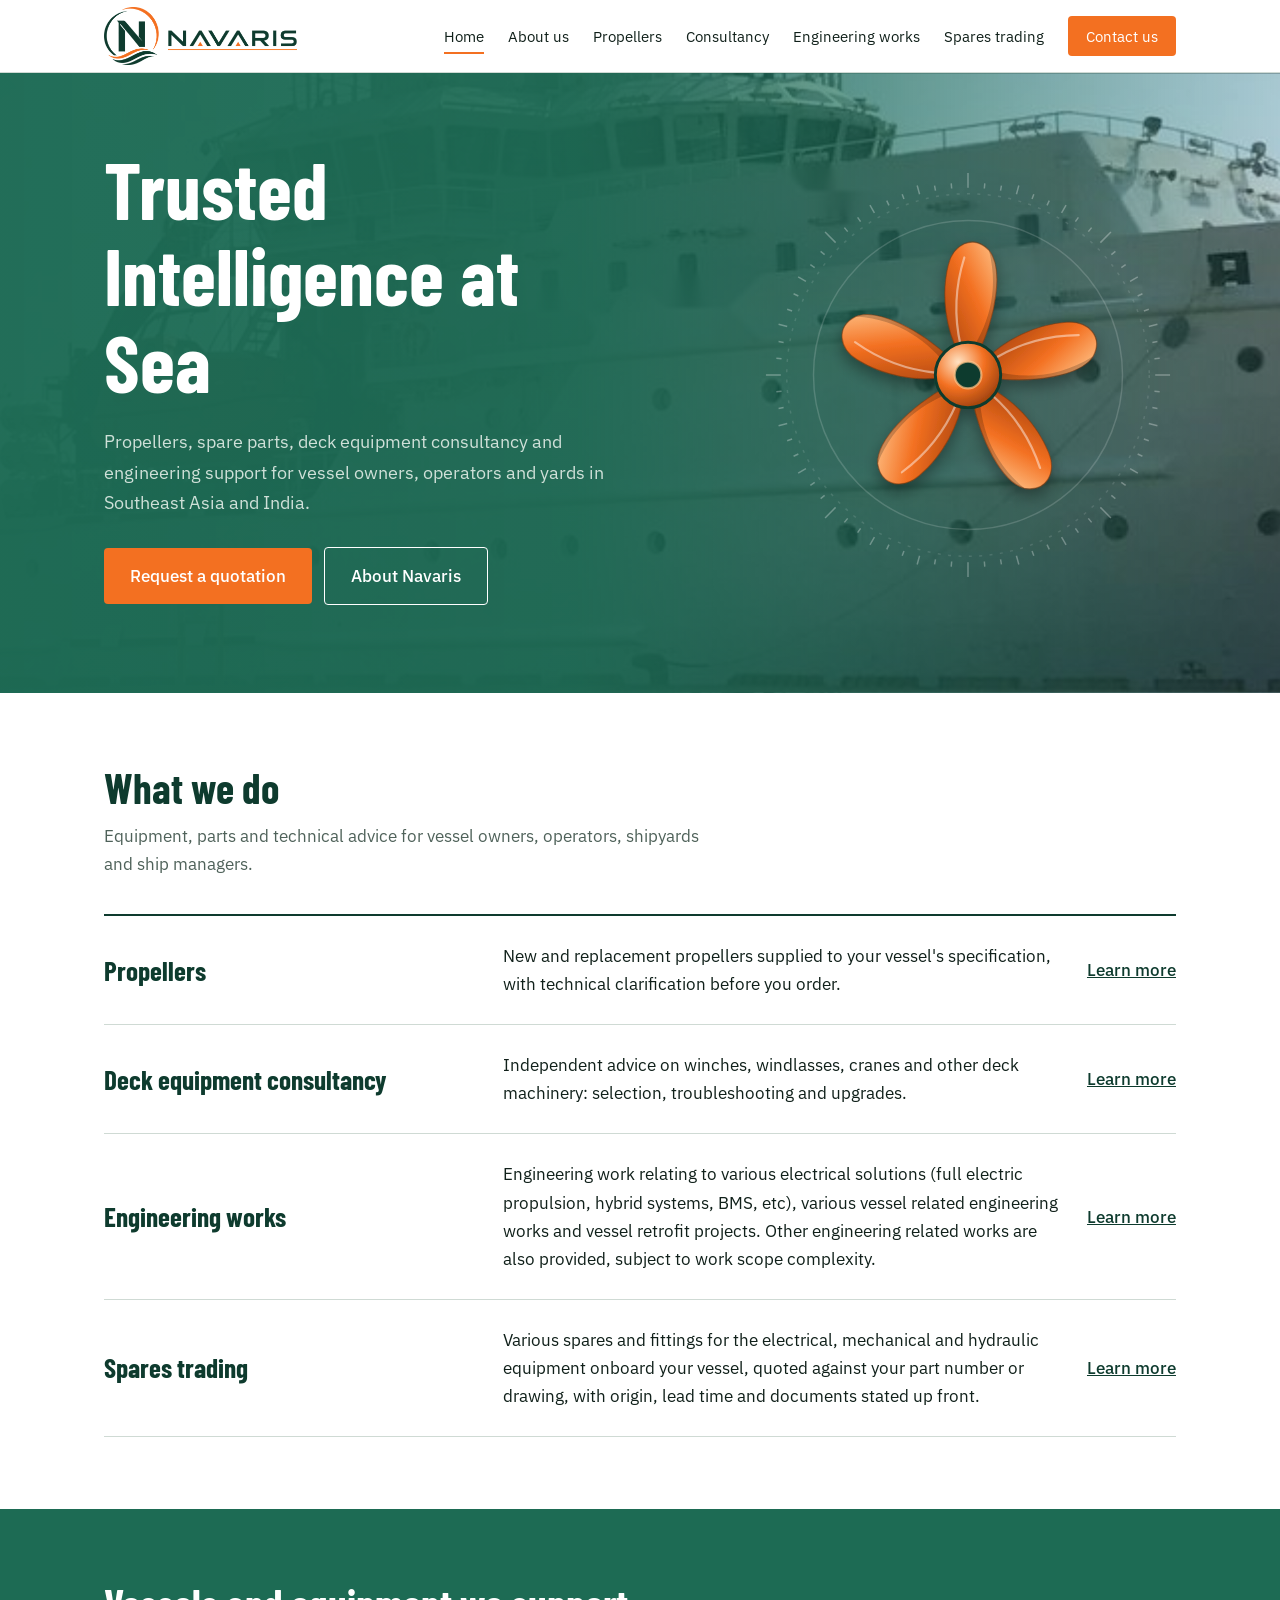
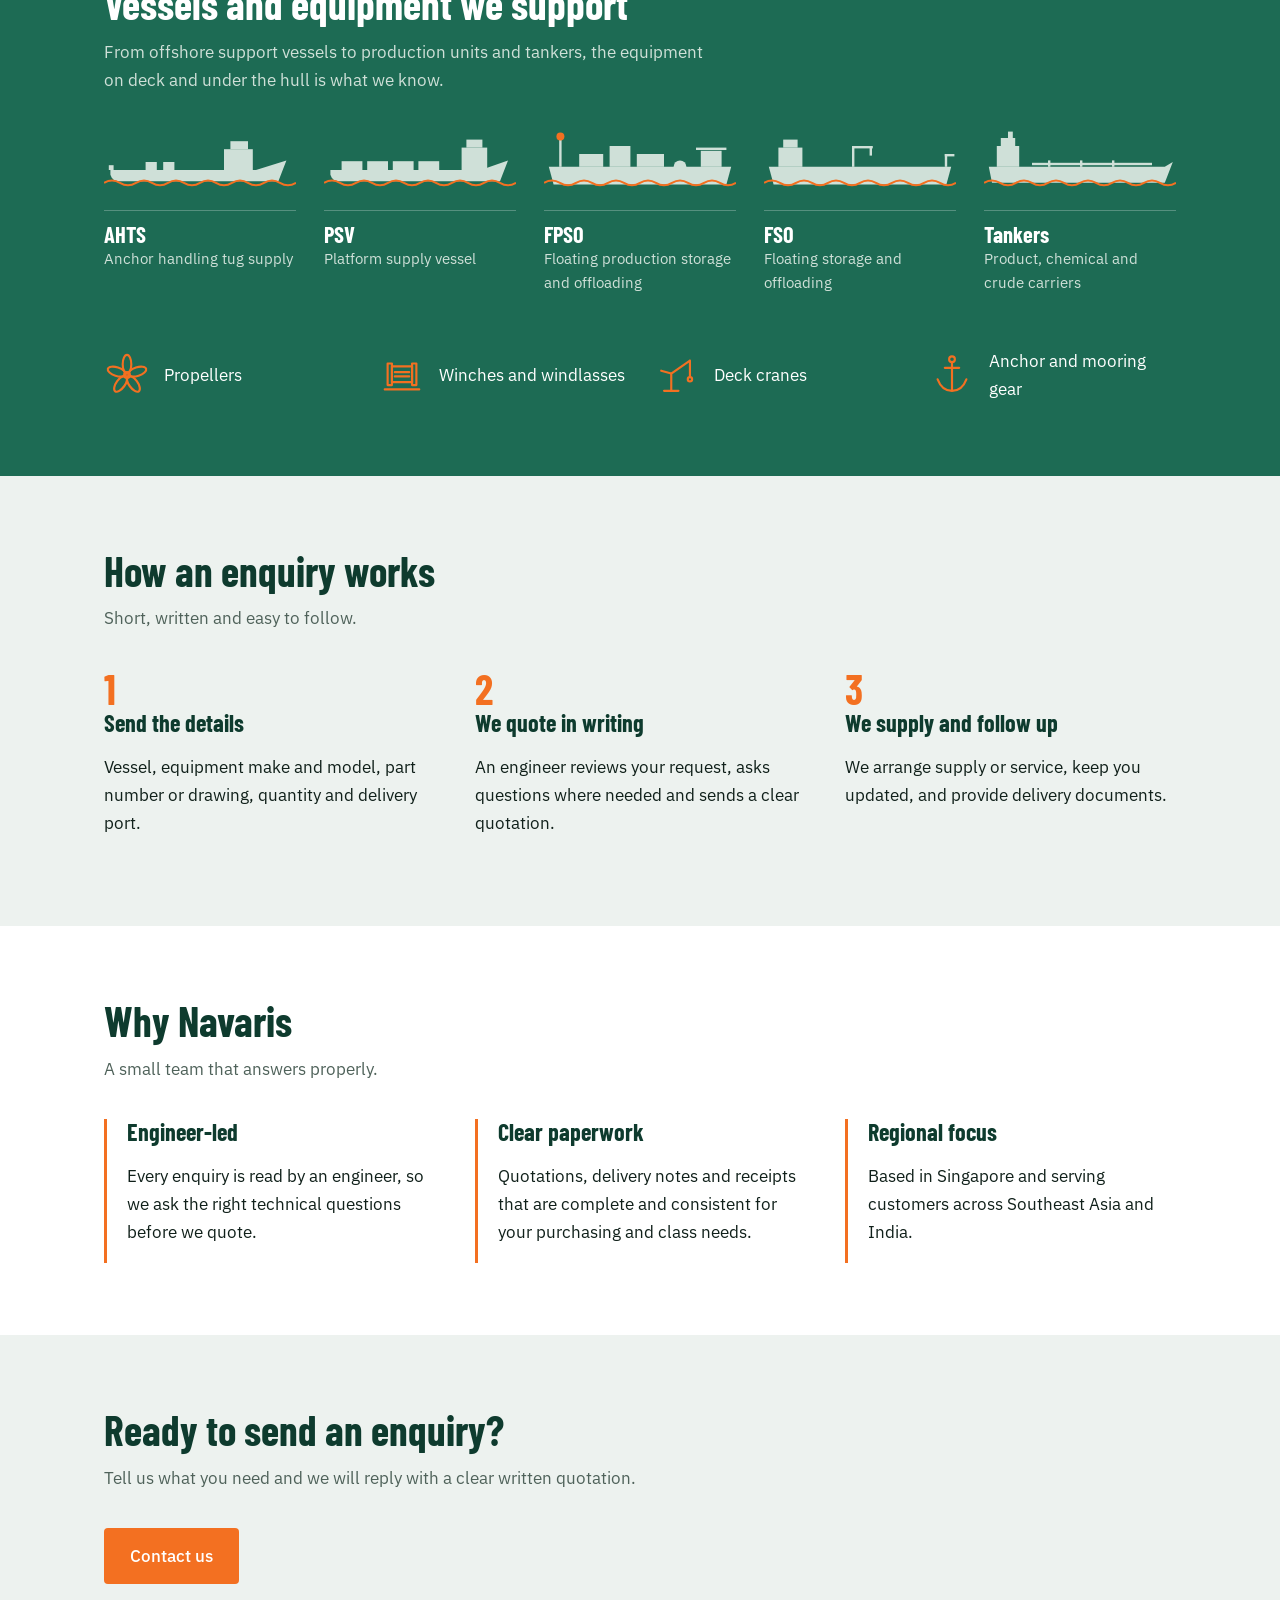
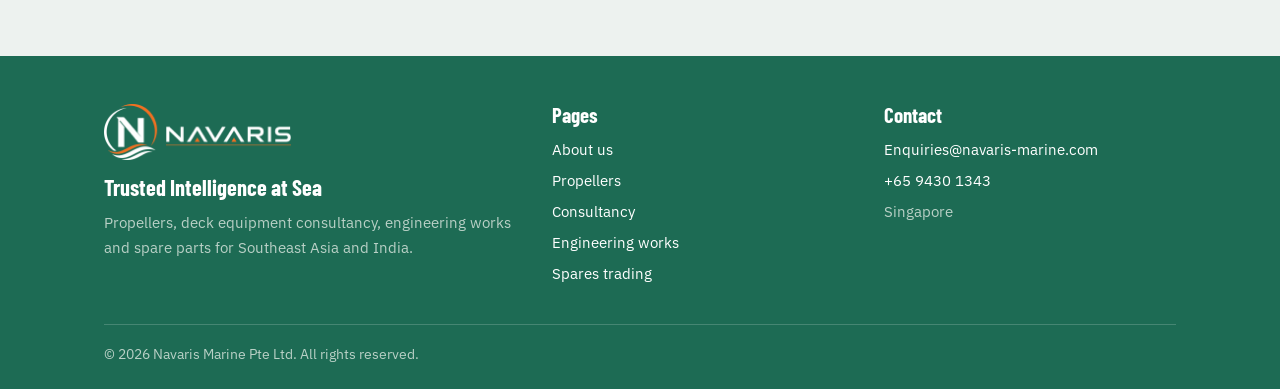
<file: index.html>
<!DOCTYPE html><html lang="en"><head><meta charset="utf-8"><meta name="viewport" content="width=device-width,initial-scale=1">
<title>Navaris Marine Pte Ltd | Propellers, deck equipment consultancy and spares</title><meta name="description" content="Navaris Marine supplies propellers, marine spares and fittings, and provides deck equipment consultancy and engineering support in Southeast Asia and India."><link rel="icon" type="image/png" href="favicon.png">
<link rel="preconnect" href="https://fonts.googleapis.com"><link rel="preconnect" href="https://fonts.gstatic.com" crossorigin>
<link href="https://fonts.googleapis.com/css2?family=Barlow+Condensed:wght@600;700&family=IBM+Plex+Sans:wght@400;500&display=swap" rel="stylesheet">
<link rel="stylesheet" href="style.css"></head><body>
<header class="site"><div class="wrap bar"><a class="brand" href="index.html" aria-label="Navaris Marine home"><img src="logo-horizontal.png" alt="Navaris Marine" width="193" height="58"></a>
<button class="burger" aria-expanded="false" aria-label="Menu">Menu</button><nav class="main" aria-label="Main"><a href="index.html" class="on" aria-current="page">Home</a><a href="about.html">About us</a><a href="propellers.html">Propellers</a><a href="consultancy.html">Consultancy</a><a href="engineering.html">Engineering works</a><a href="spares.html">Spares trading</a><a class="cta" href="contact.html">Contact us</a></nav></div></header>
<div class="hero"><div class="wrap"><div><h1>Trusted Intelligence at Sea</h1>
<p>Propellers, spare parts, deck equipment consultancy and engineering support for vessel owners, operators and yards in Southeast Asia and India.</p>
<a class="btn" href="contact.html">Request a quotation</a><a class="btn alt" href="about.html">About Navaris</a></div>
<svg class="sonar" viewBox="-40 -40 280 280" role="img" aria-label="Ship propeller illustration"><defs><linearGradient id="nvB" x1="0" y1="1" x2="1" y2="0"><stop offset="0" stop-color="#A8420C"/><stop offset=".55" stop-color="#F37021"/><stop offset="1" stop-color="#FFC48A"/></linearGradient><radialGradient id="nvH" cx=".35" cy=".3" r=".8"><stop offset="0" stop-color="#FFE2C2"/><stop offset=".5" stop-color="#F37021"/><stop offset="1" stop-color="#8E3A0A"/></radialGradient><filter id="nvS" x="-20%" y="-20%" width="140%" height="140%"><feDropShadow dx="0" dy="5" stdDeviation="5" flood-color="#000" flood-opacity=".35"/></filter></defs><circle cx="100" cy="100" r="104" fill="none" stroke="#fff" stroke-opacity=".16"/><circle cx="100" cy="100" r="122" fill="none" stroke="#fff" stroke-opacity=".12" stroke-dasharray="2 5"/><path d="M100.0 -26.0L100.0 -36.0M111.0 -25.5L111.3 -29.0M121.9 -24.1L122.5 -27.5M132.6 -21.7L134.2 -27.5M143.1 -18.4L144.3 -21.7M153.2 -14.2L154.7 -17.4M163.0 -9.1L166.0 -14.3M172.3 -3.2L174.3 -6.1M181.0 3.5L183.2 0.8M189.1 10.9L196.2 3.8M196.5 19.0L199.2 16.8M203.2 27.7L206.1 25.7M209.1 37.0L214.3 34.0M214.2 46.8L217.4 45.3M218.4 56.9L221.7 55.7M221.7 67.4L227.5 65.8M224.1 78.1L227.5 77.5M225.5 89.0L229.0 88.7M226.0 100.0L236.0 100.0M225.5 111.0L229.0 111.3M224.1 121.9L227.5 122.5M221.7 132.6L227.5 134.2M218.4 143.1L221.7 144.3M214.2 153.2L217.4 154.7M209.1 163.0L214.3 166.0M203.2 172.3L206.1 174.3M196.5 181.0L199.2 183.2M189.1 189.1L196.2 196.2M181.0 196.5L183.2 199.2M172.3 203.2L174.3 206.1M163.0 209.1L166.0 214.3M153.2 214.2L154.7 217.4M143.1 218.4L144.3 221.7M132.6 221.7L134.2 227.5M121.9 224.1L122.5 227.5M111.0 225.5L111.3 229.0M100.0 226.0L100.0 236.0M89.0 225.5L88.7 229.0M78.1 224.1L77.5 227.5M67.4 221.7L65.8 227.5M56.9 218.4L55.7 221.7M46.8 214.2L45.3 217.4M37.0 209.1L34.0 214.3M27.7 203.2L25.7 206.1M19.0 196.5L16.8 199.2M10.9 189.1L3.8 196.2M3.5 181.0L0.8 183.2M-3.2 172.3L-6.1 174.3M-9.1 163.0L-14.3 166.0M-14.2 153.2L-17.4 154.7M-18.4 143.1L-21.7 144.3M-21.7 132.6L-27.5 134.2M-24.1 121.9L-27.5 122.5M-25.5 111.0L-29.0 111.3M-26.0 100.0L-36.0 100.0M-25.5 89.0L-29.0 88.7M-24.1 78.1L-27.5 77.5M-21.7 67.4L-27.5 65.8M-18.4 56.9L-21.7 55.7M-14.2 46.8L-17.4 45.3M-9.1 37.0L-14.3 34.0M-3.2 27.7L-6.1 25.7M3.5 19.0L0.8 16.8M10.9 10.9L3.8 3.8M19.0 3.5L16.8 0.8M27.7 -3.2L25.7 -6.1M37.0 -9.1L34.0 -14.3M46.8 -14.2L45.3 -17.4M56.9 -18.4L55.7 -21.7M67.4 -21.7L65.8 -27.5M78.1 -24.1L77.5 -27.5M89.0 -25.5L88.7 -29.0" stroke="#fff" stroke-opacity=".3" stroke-width="1" fill="none"/><g filter="url(#nvS)"><g class="bl"><g transform="rotate(0 100 100)"><g transform="translate(17 0) scale(.83 1)"><path d="M93 86C82 70 78 46 84 26C88 12 104 5 117 16C129 28 123 60 108 86Z" fill="url(#nvB)"/><path d="M101 86C115 68 126 46 117 16C129 28 123 60 108 86Z" fill="#000" fill-opacity=".2"/><path d="M94 80C89 62 89 42 97 21" fill="none" stroke="#fff" stroke-opacity=".45" stroke-width="1.8" stroke-linecap="round"/><path d="M93 86C82 70 78 46 84 26C88 12 104 5 117 16C129 28 123 60 108 86Z" fill="none" stroke="#7a3208" stroke-opacity=".5" stroke-width=".9"/></g></g><g transform="rotate(72 100 100)"><g transform="translate(17 0) scale(.83 1)"><path d="M93 86C82 70 78 46 84 26C88 12 104 5 117 16C129 28 123 60 108 86Z" fill="url(#nvB)"/><path d="M101 86C115 68 126 46 117 16C129 28 123 60 108 86Z" fill="#000" fill-opacity=".2"/><path d="M94 80C89 62 89 42 97 21" fill="none" stroke="#fff" stroke-opacity=".45" stroke-width="1.8" stroke-linecap="round"/><path d="M93 86C82 70 78 46 84 26C88 12 104 5 117 16C129 28 123 60 108 86Z" fill="none" stroke="#7a3208" stroke-opacity=".5" stroke-width=".9"/></g></g><g transform="rotate(144 100 100)"><g transform="translate(17 0) scale(.83 1)"><path d="M93 86C82 70 78 46 84 26C88 12 104 5 117 16C129 28 123 60 108 86Z" fill="url(#nvB)"/><path d="M101 86C115 68 126 46 117 16C129 28 123 60 108 86Z" fill="#000" fill-opacity=".2"/><path d="M94 80C89 62 89 42 97 21" fill="none" stroke="#fff" stroke-opacity=".45" stroke-width="1.8" stroke-linecap="round"/><path d="M93 86C82 70 78 46 84 26C88 12 104 5 117 16C129 28 123 60 108 86Z" fill="none" stroke="#7a3208" stroke-opacity=".5" stroke-width=".9"/></g></g><g transform="rotate(216 100 100)"><g transform="translate(17 0) scale(.83 1)"><path d="M93 86C82 70 78 46 84 26C88 12 104 5 117 16C129 28 123 60 108 86Z" fill="url(#nvB)"/><path d="M101 86C115 68 126 46 117 16C129 28 123 60 108 86Z" fill="#000" fill-opacity=".2"/><path d="M94 80C89 62 89 42 97 21" fill="none" stroke="#fff" stroke-opacity=".45" stroke-width="1.8" stroke-linecap="round"/><path d="M93 86C82 70 78 46 84 26C88 12 104 5 117 16C129 28 123 60 108 86Z" fill="none" stroke="#7a3208" stroke-opacity=".5" stroke-width=".9"/></g></g><g transform="rotate(288 100 100)"><g transform="translate(17 0) scale(.83 1)"><path d="M93 86C82 70 78 46 84 26C88 12 104 5 117 16C129 28 123 60 108 86Z" fill="url(#nvB)"/><path d="M101 86C115 68 126 46 117 16C129 28 123 60 108 86Z" fill="#000" fill-opacity=".2"/><path d="M94 80C89 62 89 42 97 21" fill="none" stroke="#fff" stroke-opacity=".45" stroke-width="1.8" stroke-linecap="round"/><path d="M93 86C82 70 78 46 84 26C88 12 104 5 117 16C129 28 123 60 108 86Z" fill="none" stroke="#7a3208" stroke-opacity=".5" stroke-width=".9"/></g></g><circle cx="100" cy="100" r="22" fill="url(#nvH)" stroke="#0E3B2E" stroke-width="2"/><circle cx="100" cy="100" r="9" fill="#0E3B2E" stroke="#FFC48A" stroke-opacity=".7" stroke-width="1.5"/></g></g></svg></div></div><section><div class="wrap"><h2>What we do</h2><p class="lead">Equipment, parts and technical advice for vessel owners, operators, shipyards and ship managers.</p><div class="rows"><div class="row"><h3>Propellers</h3><p>New and replacement propellers supplied to your vessel's specification, with technical clarification before you order.</p><a class="go" href="propellers.html">Learn more</a></div><div class="row"><h3>Deck equipment consultancy</h3><p>Independent advice on winches, windlasses, cranes and other deck machinery: selection, troubleshooting and upgrades.</p><a class="go" href="consultancy.html">Learn more</a></div><div class="row"><h3>Engineering works</h3><p>Engineering work relating to various electrical solutions (full electric propulsion, hybrid systems, BMS, etc), various vessel related engineering works and vessel retrofit projects. Other engineering related works are also provided, subject to work scope complexity.</p><a class="go" href="engineering.html">Learn more</a></div><div class="row"><h3>Spares trading</h3><p>Various spares and fittings for the electrical, mechanical and hydraulic equipment onboard your vessel, quoted against your part number or drawing, with origin, lead time and documents stated up front.</p><a class="go" href="spares.html">Learn more</a></div></div></div></section>
<section class="dark"><div class="wrap"><h2>Vessels and equipment we support</h2><p class="lead">From offshore support vessels to production units and tankers, the equipment on deck and under the hull is what we know.</p><div class="fleet"><figure><svg viewBox="0 0 240 80" role="img" aria-label="AHTS silhouette"><g fill="currentColor"><path d="M8 50H190L228 38 218 64H20Q10 64 8 56Z"/><rect x="150" y="24" width="36" height="26"/><rect x="158" y="14" width="22" height="10"/><rect x="52" y="40" width="14" height="10"/><rect x="74" y="40" width="14" height="10"/><rect x="6" y="44" width="6" height="6"/></g><path d="M0 66 q10 -6 20 0 t20 0 t20 0 t20 0 t20 0 t20 0 t20 0 t20 0 t20 0 t20 0 t20 0 t20 0" fill="none" stroke="#F37021" stroke-width="2.5"/></svg><figcaption><b>AHTS</b>Anchor handling tug supply</figcaption></figure><figure><svg viewBox="0 0 240 80" role="img" aria-label="PSV silhouette"><g fill="currentColor"><path d="M8 50H196L230 38 220 64H20Q10 64 8 56Z"/><rect x="172" y="22" width="32" height="28"/><rect x="178" y="12" width="20" height="10"/><rect x="22" y="39" width="26" height="11"/><rect x="54" y="39" width="26" height="11"/><rect x="86" y="39" width="26" height="11"/><rect x="118" y="39" width="26" height="11"/></g><path d="M0 66 q10 -6 20 0 t20 0 t20 0 t20 0 t20 0 t20 0 t20 0 t20 0 t20 0 t20 0 t20 0 t20 0" fill="none" stroke="#F37021" stroke-width="2.5"/></svg><figcaption><b>PSV</b>Platform supply vessel</figcaption></figure><figure><svg viewBox="0 0 240 80" role="img" aria-label="FPSO silhouette"><g fill="currentColor"><path d="M6 46H234L228 68H12Z"/><rect x="44" y="30" width="30" height="16"/><rect x="82" y="20" width="26" height="26"/><rect x="116" y="30" width="34" height="16"/><rect x="196" y="26" width="26" height="20"/><circle cx="170" cy="46" r="8"/><rect x="19" y="8" width="3" height="38"/><circle cx="20.5" cy="8" r="5" fill="#F37021"/><rect x="190" y="22" width="38" height="3"/></g><path d="M0 66 q10 -6 20 0 t20 0 t20 0 t20 0 t20 0 t20 0 t20 0 t20 0 t20 0 t20 0 t20 0 t20 0" fill="none" stroke="#F37021" stroke-width="2.5"/></svg><figcaption><b>FPSO</b>Floating production storage and offloading</figcaption></figure><figure><svg viewBox="0 0 240 80" role="img" aria-label="FSO silhouette"><g fill="currentColor"><path d="M6 46H234L228 68H12Z"/><rect x="18" y="22" width="30" height="24"/><rect x="24" y="12" width="18" height="10"/><rect x="110" y="20" width="3" height="26"/><rect x="110" y="20" width="26" height="3"/><rect x="132" y="20" width="3" height="12"/><rect x="226" y="30" width="3" height="16"/><rect x="226" y="30" width="12" height="3"/></g><path d="M0 66 q10 -6 20 0 t20 0 t20 0 t20 0 t20 0 t20 0 t20 0 t20 0 t20 0 t20 0 t20 0 t20 0" fill="none" stroke="#F37021" stroke-width="2.5"/></svg><figcaption><b>FSO</b>Floating storage and offloading</figcaption></figure><figure><svg viewBox="0 0 240 80" role="img" aria-label="Tanker silhouette"><g fill="currentColor"><path d="M6 46H226L236 40 226 66H10Z"/><rect x="16" y="20" width="28" height="26"/><rect x="21" y="10" width="18" height="10"/><rect x="30" y="2" width="6" height="8"/><rect x="60" y="41" width="150" height="3"/><rect x="80" y="38" width="3" height="8"/><rect x="120" y="38" width="3" height="8"/><rect x="160" y="38" width="3" height="8"/></g><path d="M0 66 q10 -6 20 0 t20 0 t20 0 t20 0 t20 0 t20 0 t20 0 t20 0 t20 0 t20 0 t20 0 t20 0" fill="none" stroke="#F37021" stroke-width="2.5"/></svg><figcaption><b>Tankers</b>Product, chemical and crude carriers</figcaption></figure></div><div class="gear"><div><svg viewBox="0 0 64 64" fill="none" stroke="currentColor" stroke-width="3" stroke-linecap="round" stroke-linejoin="round" aria-hidden="true"><g><ellipse cx="32" cy="17" rx="6" ry="13"/><ellipse cx="32" cy="17" rx="6" ry="13" transform="rotate(72 32 32)"/><ellipse cx="32" cy="17" rx="6" ry="13" transform="rotate(144 32 32)"/><ellipse cx="32" cy="17" rx="6" ry="13" transform="rotate(216 32 32)"/><ellipse cx="32" cy="17" rx="6" ry="13" transform="rotate(288 32 32)"/></g><circle cx="32" cy="32" r="4"/></svg><span>Propellers</span></div><div><svg viewBox="0 0 64 64" fill="none" stroke="currentColor" stroke-width="3" stroke-linecap="round" stroke-linejoin="round" aria-hidden="true"><rect x="18" y="20" width="28" height="22"/><rect x="12" y="16" width="6" height="30"/><rect x="46" y="16" width="6" height="30"/><path d="M22 28h20M22 34h20M8 52h48"/></svg><span>Winches and windlasses</span></div><div><svg viewBox="0 0 64 64" fill="none" stroke="currentColor" stroke-width="3" stroke-linecap="round" stroke-linejoin="round" aria-hidden="true"><path d="M14 54h20M24 54V30L50 12M50 12v22"/><circle cx="50" cy="38" r="3"/><path d="M24 30L10 26"/></svg><span>Deck cranes</span></div><div><svg viewBox="0 0 64 64" fill="none" stroke="currentColor" stroke-width="3" stroke-linecap="round" stroke-linejoin="round" aria-hidden="true"><circle cx="32" cy="10" r="4"/><path d="M32 14v38M22 22h20M12 38q6 16 20 16t20-16"/></svg><span>Anchor and mooring gear</span></div></div></div></section>
<section class="band"><div class="wrap"><h2>How an enquiry works</h2><p class="lead">Short, written and easy to follow.</p><div class="steps">
<div><b>1</b><h3>Send the details</h3><p>Vessel, equipment make and model, part number or drawing, quantity and delivery port.</p></div>
<div><b>2</b><h3>We quote in writing</h3><p>An engineer reviews your request, asks questions where needed and sends a clear quotation.</p></div>
<div><b>3</b><h3>We supply and follow up</h3><p>We arrange supply or service, keep you updated, and provide delivery documents.</p></div></div></div></section>
<section><div class="wrap"><h2>Why Navaris</h2><p class="lead">A small team that answers properly.</p><div class="why">
<div><h3>Engineer-led</h3><p>Every enquiry is read by an engineer, so we ask the right technical questions before we quote.</p></div>
<div><h3>Clear paperwork</h3><p>Quotations, delivery notes and receipts that are complete and consistent for your purchasing and class needs.</p></div>
<div><h3>Regional focus</h3><p>Based in Singapore and serving customers across Southeast Asia and India.</p></div></div></div></section><section class="band"><div class="wrap"><h2>Ready to send an enquiry?</h2><p class="lead">Tell us what you need and we will reply with a clear written quotation.</p><a class="btn" href="contact.html">Contact us</a></div></section>
<footer><div class="wrap"><div class="fg"><div><img class="flogo" src="logo-horizontal-white.png" alt="Navaris Marine" width="160" height="48"><p class="ftag">Trusted Intelligence at Sea</p><p>Propellers, deck equipment consultancy, engineering works and spare parts for Southeast Asia and India.</p></div>
<div><h3>Pages</h3><p><a href="about.html">About us</a></p><p><a href="propellers.html">Propellers</a></p><p><a href="consultancy.html">Consultancy</a></p><p><a href="engineering.html">Engineering works</a></p><p><a href="spares.html">Spares trading</a></p></div><div><h3>Contact</h3><p><a href="mailto:enquiries@navaris-marine.com">Enquiries@navaris-marine.com</a></p><p><a href="tel:+6594301343">+65 9430 1343</a></p><p>Singapore</p></div></div>
<div class="copy">&copy; <span id="y">2026</span> Navaris Marine Pte Ltd. All rights reserved.</div></div></footer><script src="script.js"></script></body></html>
</file>
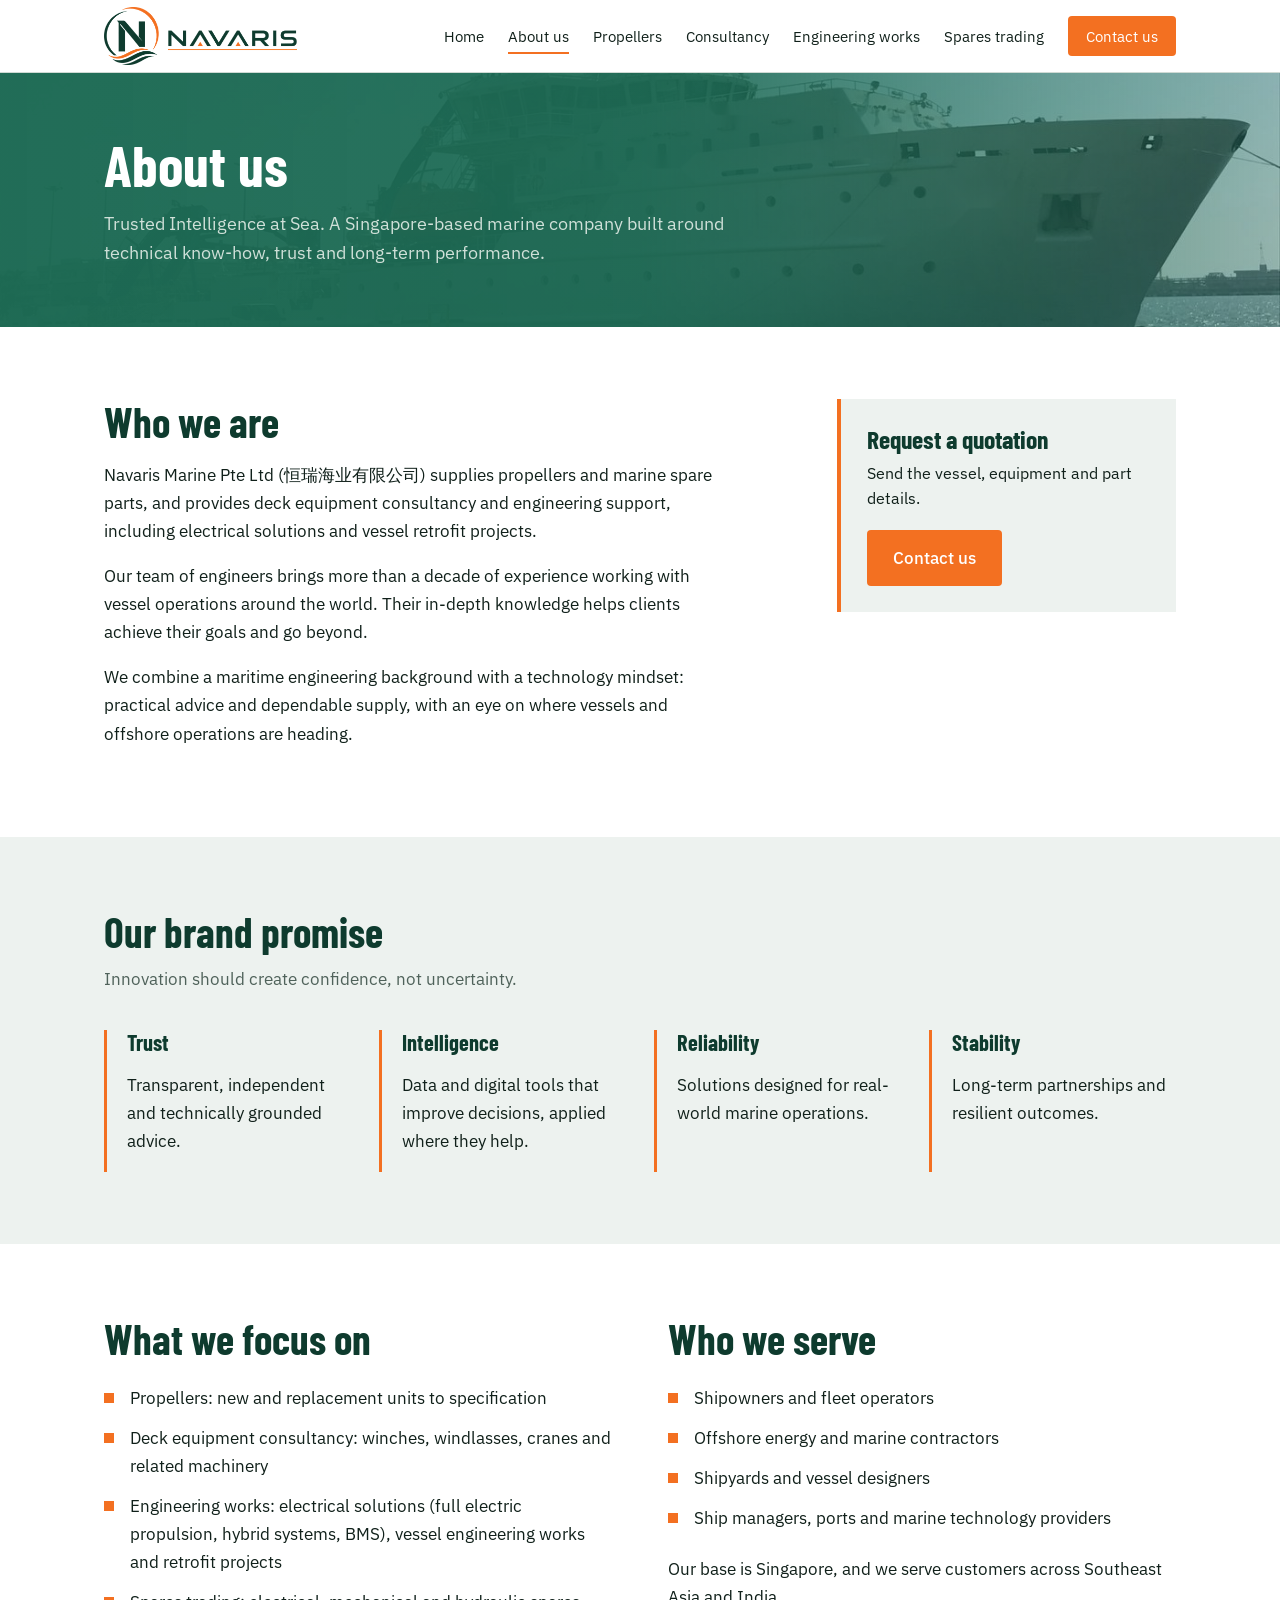
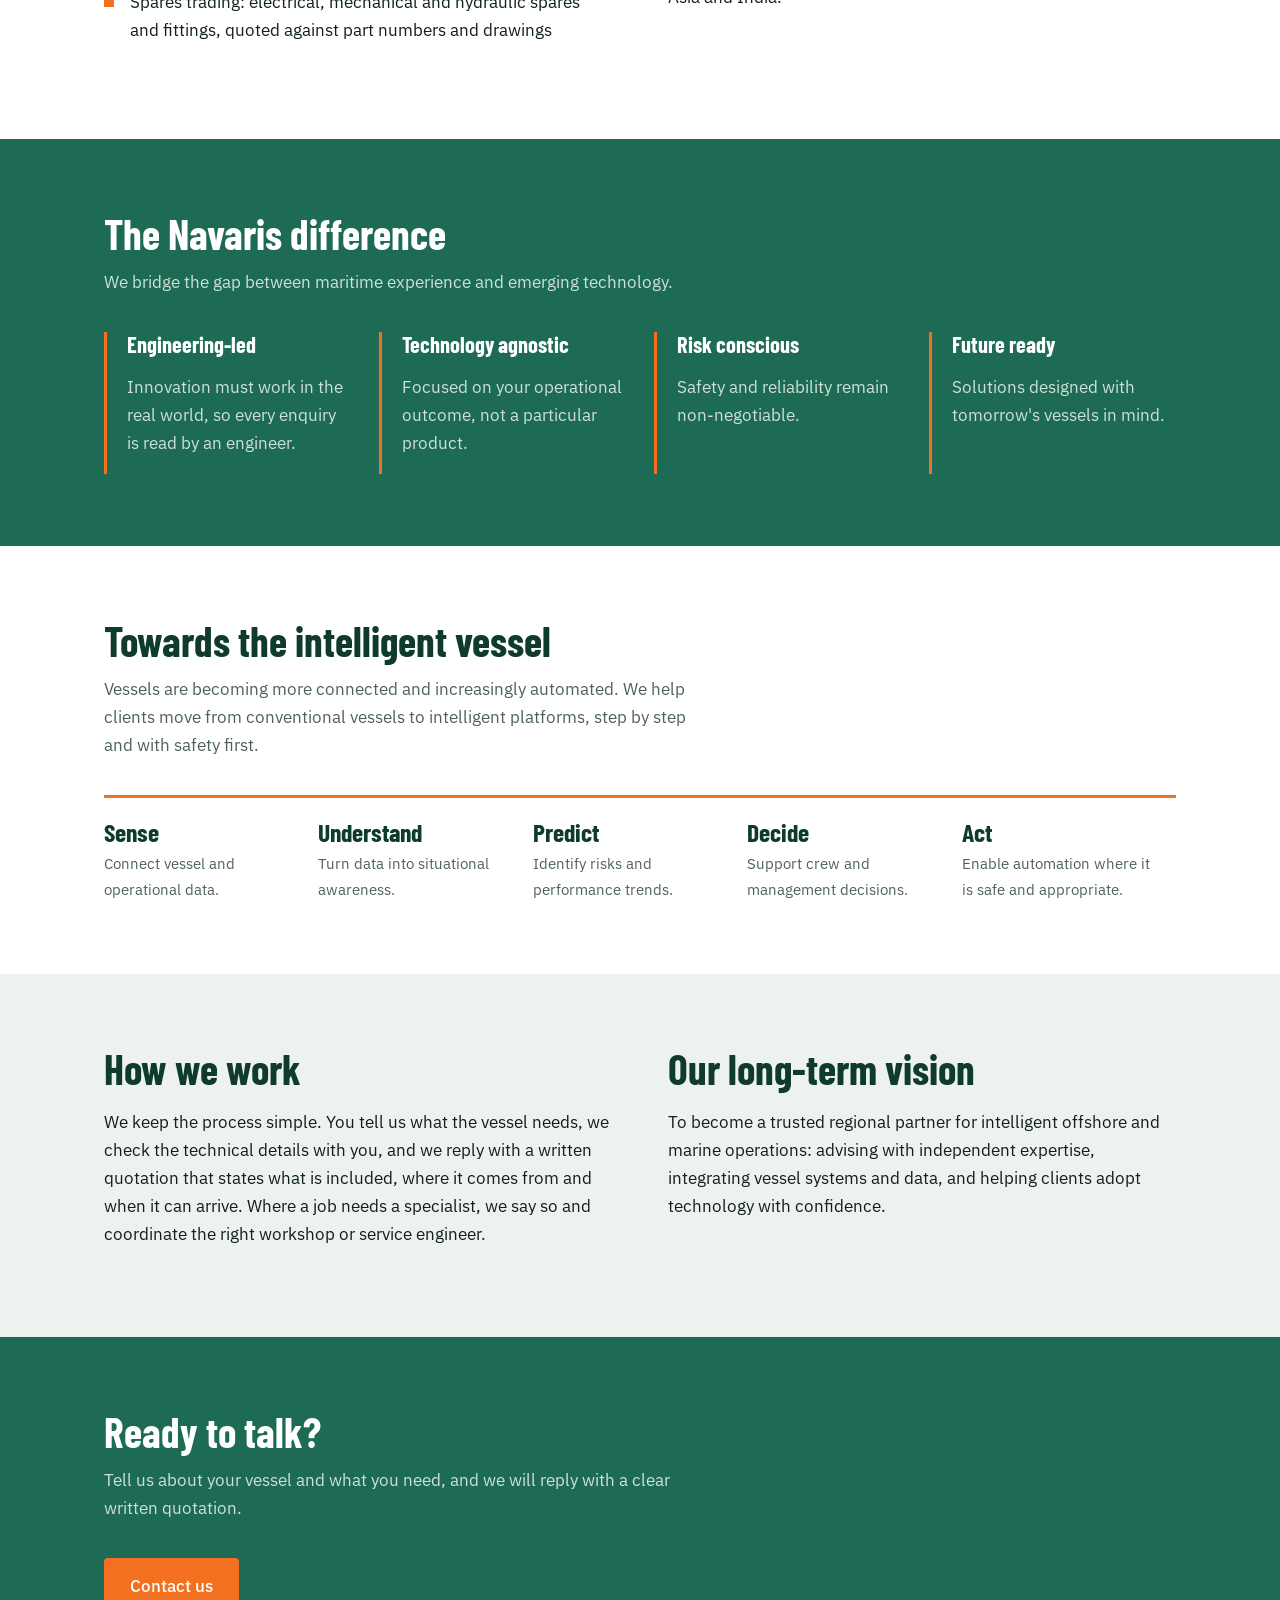
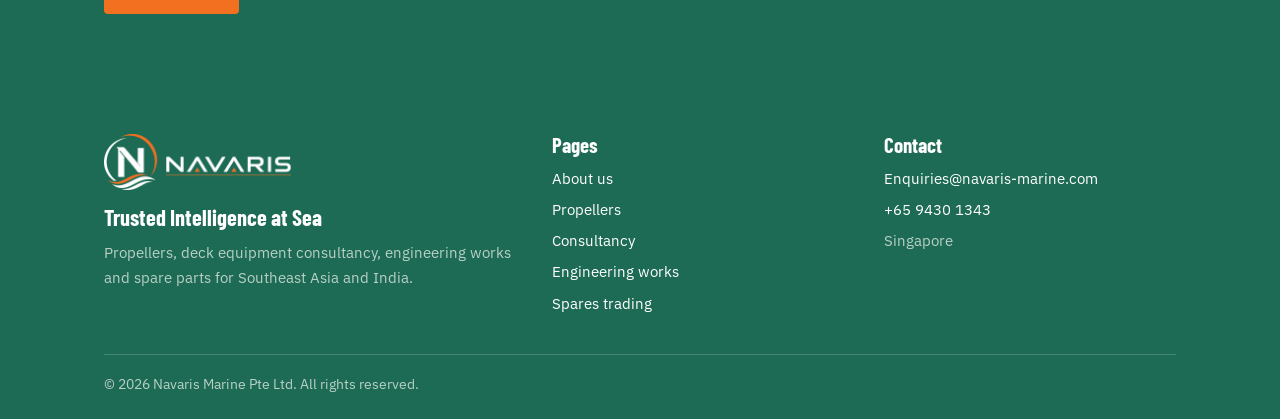
<file: about.html>
<!DOCTYPE html><html lang="en"><head><meta charset="utf-8"><meta name="viewport" content="width=device-width,initial-scale=1">
<title>About us | Navaris Marine Pte Ltd</title><meta name="description" content="Navaris Marine is a Singapore-based marine company supplying propellers and spares and providing deck equipment consultancy and engineering support, built on trust, engineering and long-term performance."><link rel="icon" type="image/png" href="favicon.png">
<link rel="preconnect" href="https://fonts.googleapis.com"><link rel="preconnect" href="https://fonts.gstatic.com" crossorigin>
<link href="https://fonts.googleapis.com/css2?family=Barlow+Condensed:wght@600;700&family=IBM+Plex+Sans:wght@400;500&display=swap" rel="stylesheet">
<link rel="stylesheet" href="style.css"></head><body>
<header class="site"><div class="wrap bar"><a class="brand" href="index.html" aria-label="Navaris Marine home"><img src="logo-horizontal.png" alt="Navaris Marine" width="193" height="58"></a>
<button class="burger" aria-expanded="false" aria-label="Menu">Menu</button><nav class="main" aria-label="Main"><a href="index.html">Home</a><a href="about.html" class="on" aria-current="page">About us</a><a href="propellers.html">Propellers</a><a href="consultancy.html">Consultancy</a><a href="engineering.html">Engineering works</a><a href="spares.html">Spares trading</a><a class="cta" href="contact.html">Contact us</a></nav></div></header>
<div class="phero"><div class="wrap"><h1>About us</h1><p>Trusted Intelligence at Sea. A Singapore-based marine company built around technical know-how, trust and long-term performance.</p></div></div>
<section><div class="wrap cols"><div><h2>Who we are</h2><p>Navaris Marine Pte Ltd (恒瑞海业有限公司) supplies propellers and marine spare parts, and provides deck equipment consultancy and engineering support, including electrical solutions and vessel retrofit projects.</p><p>Our team of engineers brings more than a decade of experience working with vessel operations around the world. Their in-depth knowledge helps clients achieve their goals and go beyond.</p><p>We combine a maritime engineering background with a technology mindset: practical advice and dependable supply, with an eye on where vessels and offshore operations are heading.</p></div><aside class="box"><h3>Request a quotation</h3><p>Send the vessel, equipment and part details.</p><a class="btn" href="contact.html">Contact us</a></aside></div></section>
<section class="band"><div class="wrap"><h2>Our brand promise</h2><p class="lead">Innovation should create confidence, not uncertainty.</p><div class="why four"><div><h3>Trust</h3><p>Transparent, independent and technically grounded advice.</p></div><div><h3>Intelligence</h3><p>Data and digital tools that improve decisions, applied where they help.</p></div><div><h3>Reliability</h3><p>Solutions designed for real-world marine operations.</p></div><div><h3>Stability</h3><p>Long-term partnerships and resilient outcomes.</p></div></div></div></section>
<section><div class="wrap cols eq"><div><h2>What we focus on</h2><ul class="tick"><li>Propellers: new and replacement units to specification</li><li>Deck equipment consultancy: winches, windlasses, cranes and related machinery</li><li>Engineering works: electrical solutions (full electric propulsion, hybrid systems, BMS), vessel engineering works and retrofit projects</li><li>Spares trading: electrical, mechanical and hydraulic spares and fittings, quoted against part numbers and drawings</li></ul></div><div><h2>Who we serve</h2><ul class="tick"><li>Shipowners and fleet operators</li><li>Offshore energy and marine contractors</li><li>Shipyards and vessel designers</li><li>Ship managers, ports and marine technology providers</li></ul><p>Our base is Singapore, and we serve customers across Southeast Asia and India.</p></div></div></section>
<section class="dark"><div class="wrap"><h2>The Navaris difference</h2><p class="lead">We bridge the gap between maritime experience and emerging technology.</p><div class="why four"><div><h3>Engineering-led</h3><p>Innovation must work in the real world, so every enquiry is read by an engineer.</p></div><div><h3>Technology agnostic</h3><p>Focused on your operational outcome, not a particular product.</p></div><div><h3>Risk conscious</h3><p>Safety and reliability remain non-negotiable.</p></div><div><h3>Future ready</h3><p>Solutions designed with tomorrow's vessels in mind.</p></div></div></div></section>
<section><div class="wrap"><h2>Towards the intelligent vessel</h2><p class="lead">Vessels are becoming more connected and increasingly automated. We help clients move from conventional vessels to intelligent platforms, step by step and with safety first.</p><div class="flow"><div><b>Sense</b><p>Connect vessel and operational data.</p></div><div><b>Understand</b><p>Turn data into situational awareness.</p></div><div><b>Predict</b><p>Identify risks and performance trends.</p></div><div><b>Decide</b><p>Support crew and management decisions.</p></div><div><b>Act</b><p>Enable automation where it is safe and appropriate.</p></div></div></div></section>
<section class="band"><div class="wrap cols eq"><div><h2>How we work</h2><p>We keep the process simple. You tell us what the vessel needs, we check the technical details with you, and we reply with a written quotation that states what is included, where it comes from and when it can arrive. Where a job needs a specialist, we say so and coordinate the right workshop or service engineer.</p></div><div><h2>Our long-term vision</h2><p>To become a trusted regional partner for intelligent offshore and marine operations: advising with independent expertise, integrating vessel systems and data, and helping clients adopt technology with confidence.</p></div></div></section>
<section class="dark"><div class="wrap"><h2>Ready to talk?</h2><p class="lead">Tell us about your vessel and what you need, and we will reply with a clear written quotation.</p><a class="btn" href="contact.html">Contact us</a></div></section>
<footer><div class="wrap"><div class="fg"><div><img class="flogo" src="logo-horizontal-white.png" alt="Navaris Marine" width="160" height="48"><p class="ftag">Trusted Intelligence at Sea</p><p>Propellers, deck equipment consultancy, engineering works and spare parts for Southeast Asia and India.</p></div>
<div><h3>Pages</h3><p><a href="about.html">About us</a></p><p><a href="propellers.html">Propellers</a></p><p><a href="consultancy.html">Consultancy</a></p><p><a href="engineering.html">Engineering works</a></p><p><a href="spares.html">Spares trading</a></p></div><div><h3>Contact</h3><p><a href="mailto:enquiries@navaris-marine.com">Enquiries@navaris-marine.com</a></p><p><a href="tel:+6594301343">+65 9430 1343</a></p><p>Singapore</p></div></div>
<div class="copy">&copy; <span id="y">2026</span> Navaris Marine Pte Ltd. All rights reserved.</div></div></footer><script src="script.js"></script></body></html>
</file>
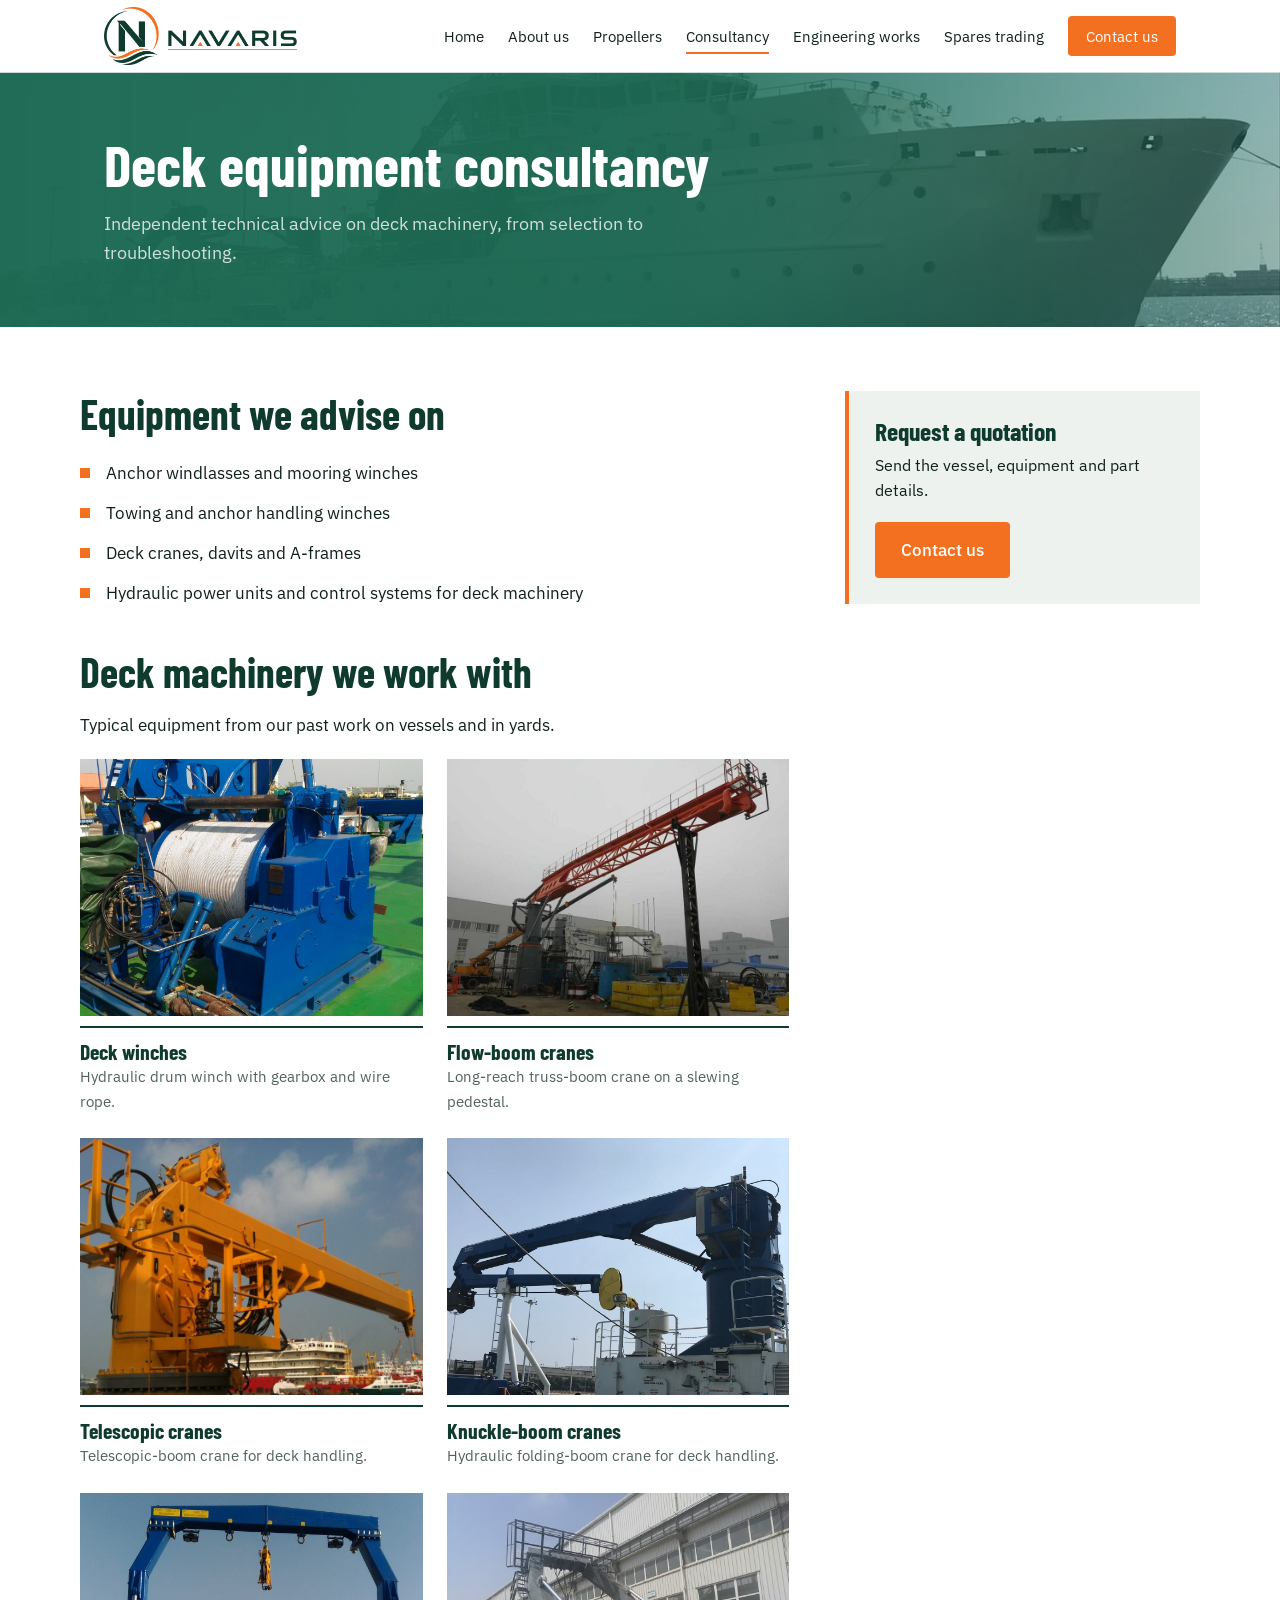
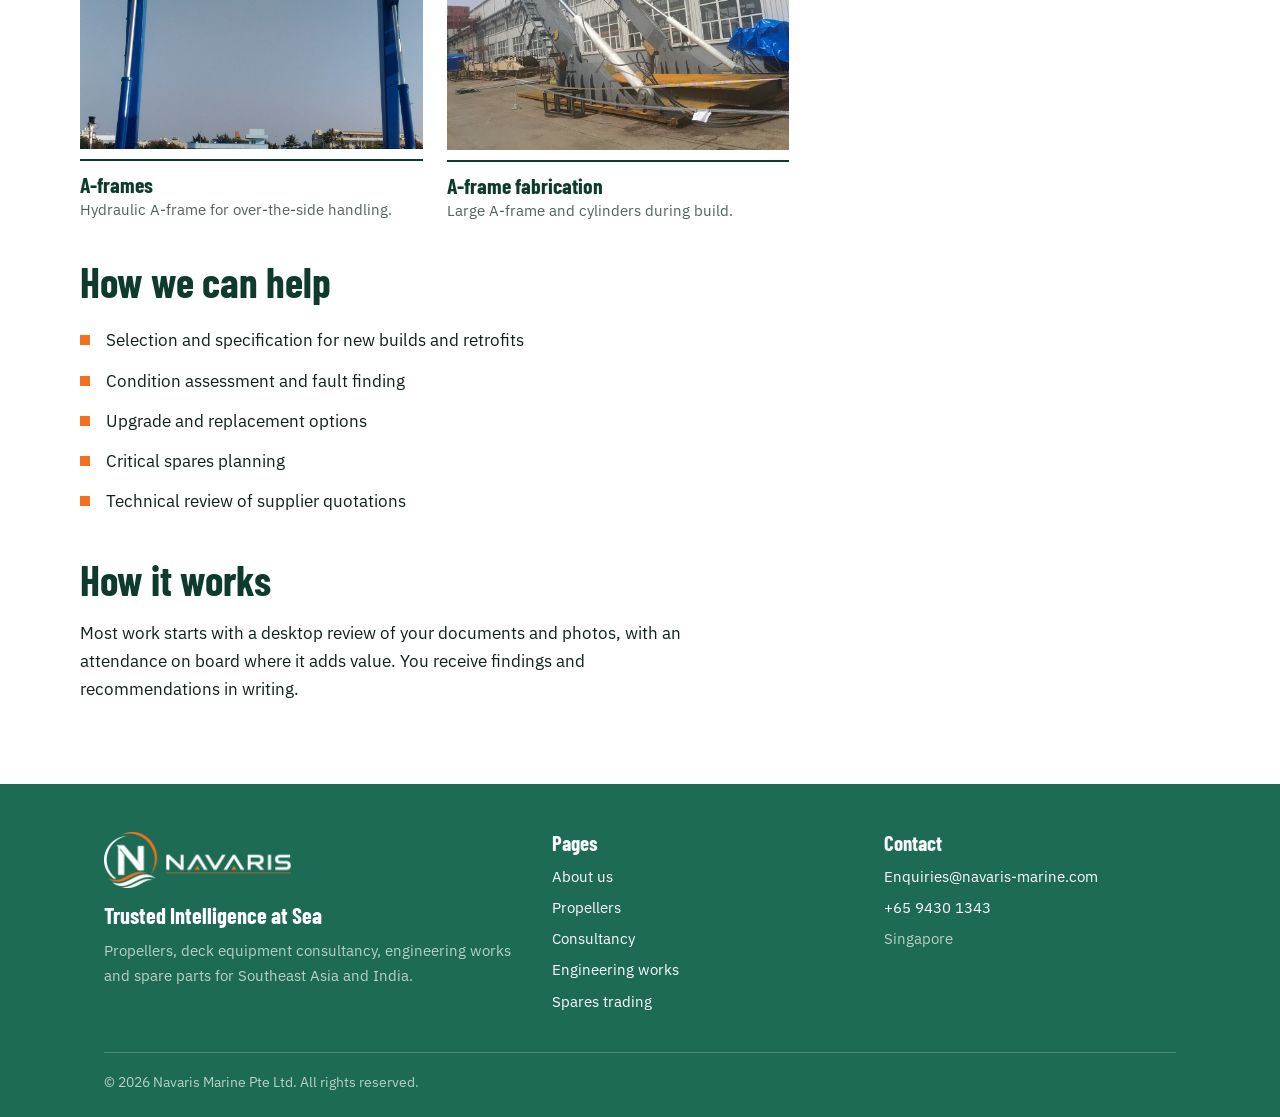
<file: consultancy.html>
<!DOCTYPE html><html lang="en"><head><meta charset="utf-8"><meta name="viewport" content="width=device-width,initial-scale=1">
<title>Deck equipment consultancy | Navaris Marine Pte Ltd</title><meta name="description" content="Independent technical advice on winches, windlasses, cranes and other deck machinery."><link rel="icon" type="image/png" href="favicon.png">
<link rel="preconnect" href="https://fonts.googleapis.com"><link rel="preconnect" href="https://fonts.gstatic.com" crossorigin>
<link href="https://fonts.googleapis.com/css2?family=Barlow+Condensed:wght@600;700&family=IBM+Plex+Sans:wght@400;500&display=swap" rel="stylesheet">
<link rel="stylesheet" href="style.css"></head><body>
<header class="site"><div class="wrap bar"><a class="brand" href="index.html" aria-label="Navaris Marine home"><img src="logo-horizontal.png" alt="Navaris Marine" width="193" height="58"></a>
<button class="burger" aria-expanded="false" aria-label="Menu">Menu</button><nav class="main" aria-label="Main"><a href="index.html">Home</a><a href="about.html">About us</a><a href="propellers.html">Propellers</a><a href="consultancy.html" class="on" aria-current="page">Consultancy</a><a href="engineering.html">Engineering works</a><a href="spares.html">Spares trading</a><a class="cta" href="contact.html">Contact us</a></nav></div></header>
<div class="phero"><div class="wrap"><h1>Deck equipment consultancy</h1><p>Independent technical advice on deck machinery, from selection to troubleshooting.</p></div></div><div class="wrap cols"><div><h2>Equipment we advise on</h2><ul class="tick"><li>Anchor windlasses and mooring winches</li><li>Towing and anchor handling winches</li><li>Deck cranes, davits and A-frames</li><li>Hydraulic power units and control systems for deck machinery</li></ul><h2>Deck machinery we work with</h2><p>Typical equipment from our past work on vessels and in yards.</p><div class="shots"><figure><img src="deck-winch-1.jpg" alt="Single-drum hydraulic deck winch with wire rope on a green steel deck" loading="lazy"><figcaption><b>Deck winches</b>Hydraulic drum winch with gearbox and wire rope.</figcaption></figure><figure><img src="deck-crane-flow.jpg" alt="Orange flow-boom crane with a long truss boom in a yard" loading="lazy"><figcaption><b>Flow-boom cranes</b>Long-reach truss-boom crane on a slewing pedestal.</figcaption></figure><figure><img src="deck-crane-tele.jpg" alt="Yellow telescopic-boom crane on a pedestal" loading="lazy"><figcaption><b>Telescopic cranes</b>Telescopic-boom crane for deck handling.</figcaption></figure><figure><img src="deck-crane-2.jpg" alt="Blue hydraulic knuckle-boom deck crane on a vessel" loading="lazy"><figcaption><b>Knuckle-boom cranes</b>Hydraulic folding-boom crane for deck handling.</figcaption></figure><figure><img src="deck-aframe-1.jpg" alt="Blue hydraulic A-frame on a vessel stern with lifting hook" loading="lazy"><figcaption><b>A-frames</b>Hydraulic A-frame for over-the-side handling.</figcaption></figure><figure><img src="deck-aframe-2.jpg" alt="Large A-frame with hydraulic cylinders under fabrication in a yard" loading="lazy"><figcaption><b>A-frame fabrication</b>Large A-frame and cylinders during build.</figcaption></figure></div><h2>How we can help</h2><ul class="tick"><li>Selection and specification for new builds and retrofits</li><li>Condition assessment and fault finding</li><li>Upgrade and replacement options</li><li>Critical spares planning</li><li>Technical review of supplier quotations</li></ul><h2>How it works</h2><p>Most work starts with a desktop review of your documents and photos, with an attendance on board where it adds value. You receive findings and recommendations in writing.</p></div><aside class="box"><h3>Request a quotation</h3><p>Send the vessel, equipment and part details.</p><a class="btn" href="contact.html">Contact us</a></aside></div>
<footer><div class="wrap"><div class="fg"><div><img class="flogo" src="logo-horizontal-white.png" alt="Navaris Marine" width="160" height="48"><p class="ftag">Trusted Intelligence at Sea</p><p>Propellers, deck equipment consultancy, engineering works and spare parts for Southeast Asia and India.</p></div>
<div><h3>Pages</h3><p><a href="about.html">About us</a></p><p><a href="propellers.html">Propellers</a></p><p><a href="consultancy.html">Consultancy</a></p><p><a href="engineering.html">Engineering works</a></p><p><a href="spares.html">Spares trading</a></p></div><div><h3>Contact</h3><p><a href="mailto:enquiries@navaris-marine.com">Enquiries@navaris-marine.com</a></p><p><a href="tel:+6594301343">+65 9430 1343</a></p><p>Singapore</p></div></div>
<div class="copy">&copy; <span id="y">2026</span> Navaris Marine Pte Ltd. All rights reserved.</div></div></footer><script src="script.js"></script></body></html>
</file>
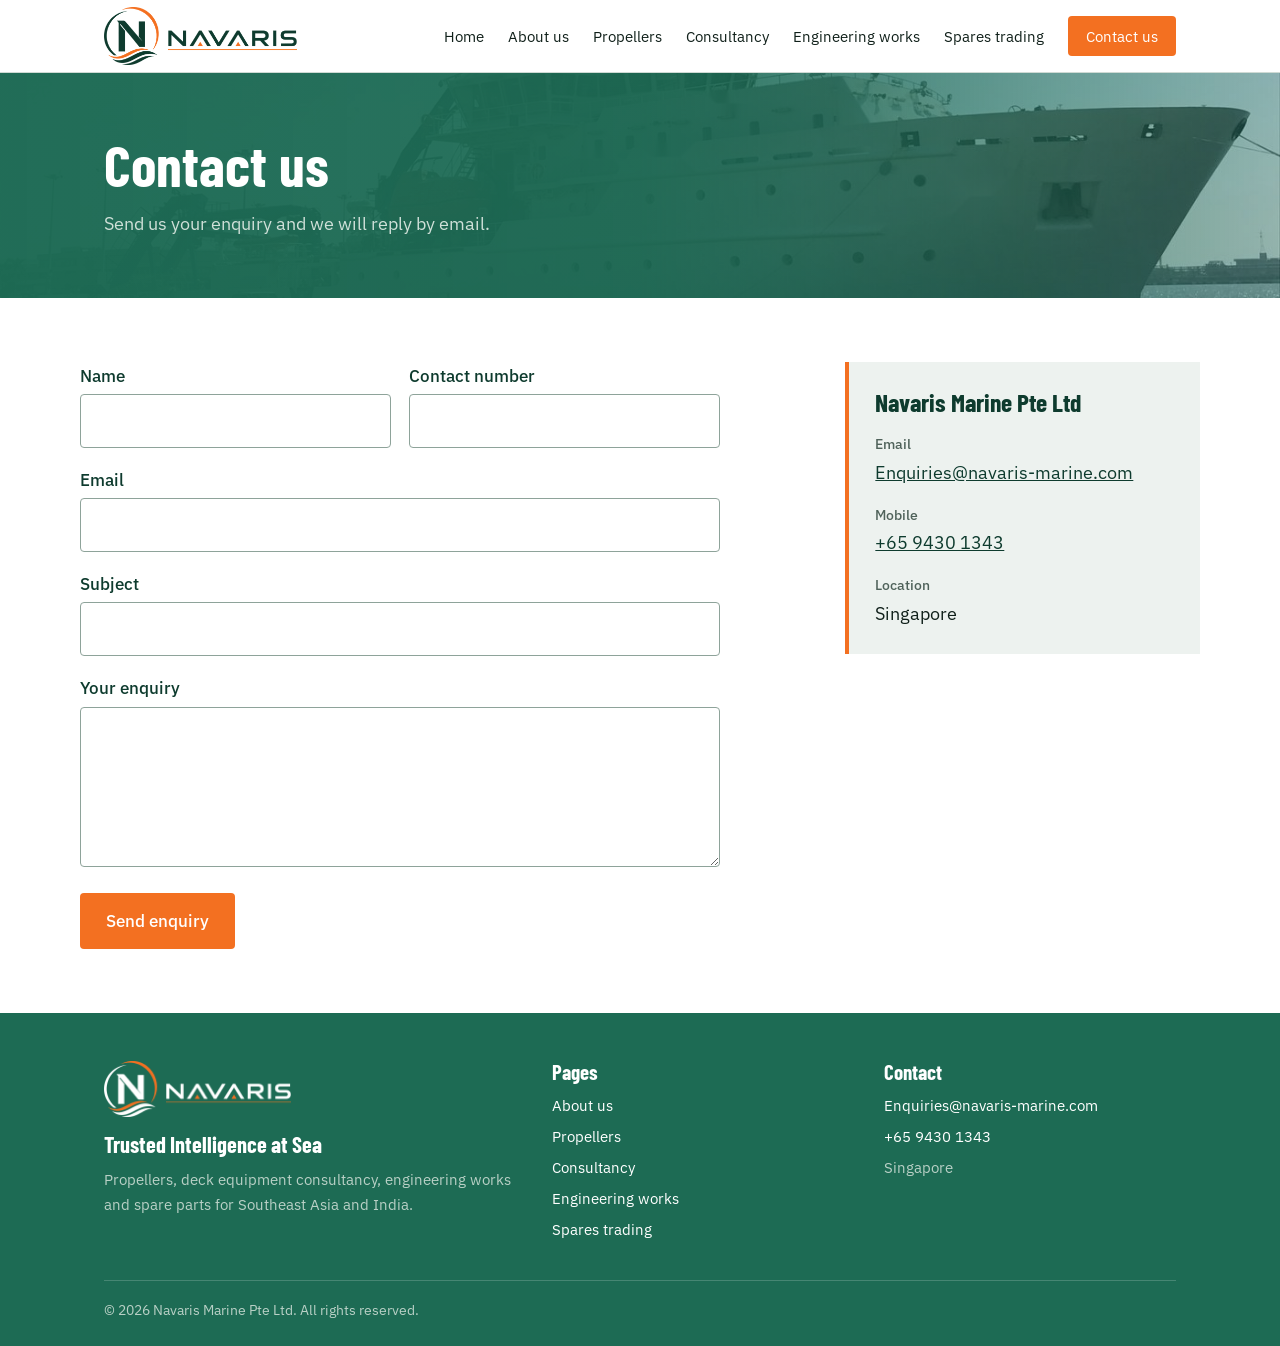
<file: contact.html>
<!DOCTYPE html><html lang="en"><head><meta charset="utf-8"><meta name="viewport" content="width=device-width,initial-scale=1">
<title>Contact us | Navaris Marine Pte Ltd</title><meta name="description" content="Send an enquiry to Navaris Marine for propellers, deck equipment consultancy, engineering works or spare parts."><link rel="icon" type="image/png" href="favicon.png">
<link rel="preconnect" href="https://fonts.googleapis.com"><link rel="preconnect" href="https://fonts.gstatic.com" crossorigin>
<link href="https://fonts.googleapis.com/css2?family=Barlow+Condensed:wght@600;700&family=IBM+Plex+Sans:wght@400;500&display=swap" rel="stylesheet">
<link rel="stylesheet" href="style.css"></head><body>
<header class="site"><div class="wrap bar"><a class="brand" href="index.html" aria-label="Navaris Marine home"><img src="logo-horizontal.png" alt="Navaris Marine" width="193" height="58"></a>
<button class="burger" aria-expanded="false" aria-label="Menu">Menu</button><nav class="main" aria-label="Main"><a href="index.html">Home</a><a href="about.html">About us</a><a href="propellers.html">Propellers</a><a href="consultancy.html">Consultancy</a><a href="engineering.html">Engineering works</a><a href="spares.html">Spares trading</a><a class="cta" href="contact.html">Contact us</a></nav></div></header>
<div class="phero"><div class="wrap"><h1>Contact us</h1><p>Send us your enquiry and we will reply by email.</p></div></div>
<div class="wrap cols"><div><form action="https://formsubmit.co/enquiries@navaris-marine.com" method="POST">
<input type="hidden" name="_subject" value="New enquiry from navaris-marine.com"><input type="hidden" name="_next" value="https://navaris-marine.com/thanks.html">
<input type="hidden" name="_captcha" value="false"><input type="hidden" name="_template" value="table"><input class="hp" type="text" name="_honey" tabindex="-1" autocomplete="off" aria-hidden="true">
<div class="two"><div><label for="n">Name</label><input id="n" name="name" required autocomplete="name"></div><div><label for="p">Contact number</label><input id="p" name="phone" type="tel" required autocomplete="tel"></div></div>
<div><label for="e">Email</label><input id="e" name="email" type="email" required autocomplete="email"></div>
<div><label for="s">Subject</label><input id="s" name="subject" required></div>
<div><label for="m">Your enquiry</label><textarea id="m" name="message" required></textarea></div>
<div><button class="btn" type="submit">Send enquiry</button></div></form></div>
<aside class="box"><h3>Navaris Marine Pte Ltd</h3><dl class="det" style="margin:0"><dt>Email</dt><dd><a href="mailto:enquiries@navaris-marine.com">Enquiries@navaris-marine.com</a></dd><dt>Mobile</dt><dd><a href="tel:+6594301343">+65 9430 1343</a></dd><dt>Location</dt><dd>Singapore</dd></dl></aside></div>
<footer><div class="wrap"><div class="fg"><div><img class="flogo" src="logo-horizontal-white.png" alt="Navaris Marine" width="160" height="48"><p class="ftag">Trusted Intelligence at Sea</p><p>Propellers, deck equipment consultancy, engineering works and spare parts for Southeast Asia and India.</p></div>
<div><h3>Pages</h3><p><a href="about.html">About us</a></p><p><a href="propellers.html">Propellers</a></p><p><a href="consultancy.html">Consultancy</a></p><p><a href="engineering.html">Engineering works</a></p><p><a href="spares.html">Spares trading</a></p></div><div><h3>Contact</h3><p><a href="mailto:enquiries@navaris-marine.com">Enquiries@navaris-marine.com</a></p><p><a href="tel:+6594301343">+65 9430 1343</a></p><p>Singapore</p></div></div>
<div class="copy">&copy; <span id="y">2026</span> Navaris Marine Pte Ltd. All rights reserved.</div></div></footer><script src="script.js"></script></body></html>
</file>
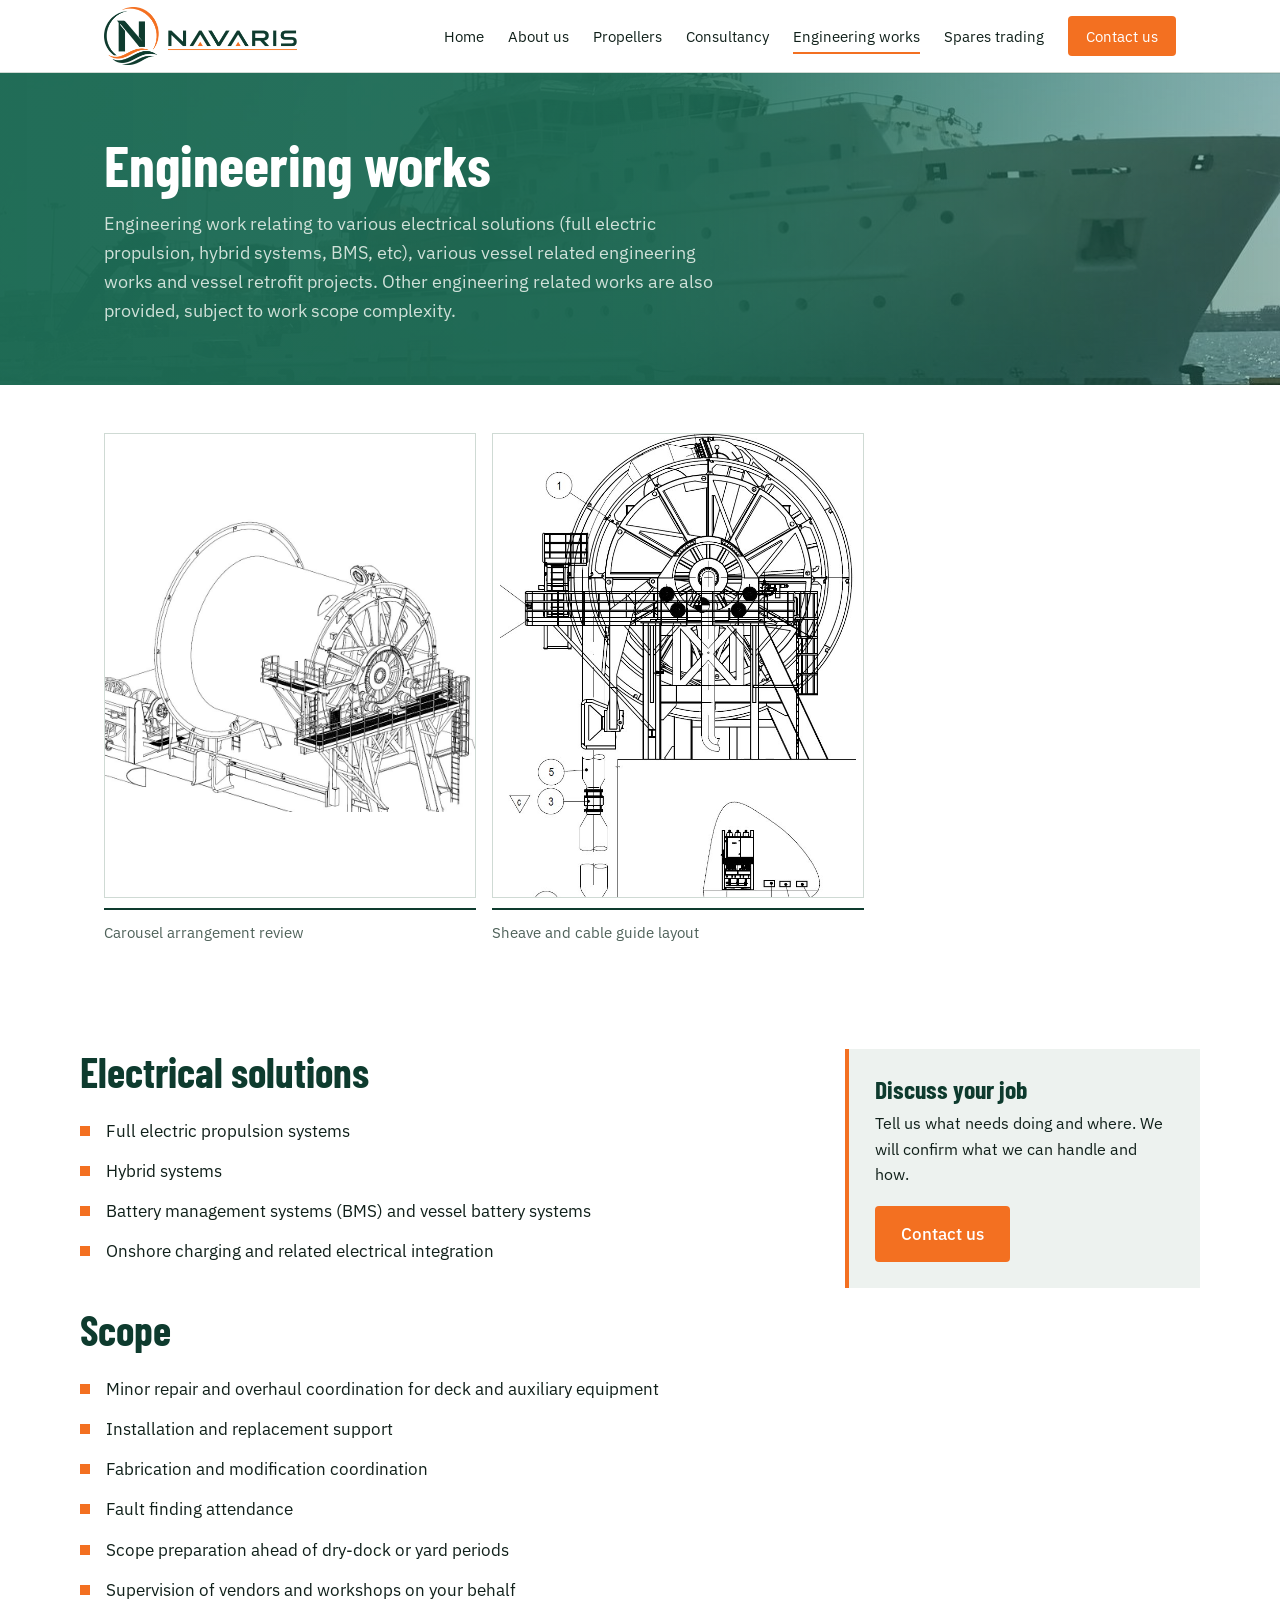
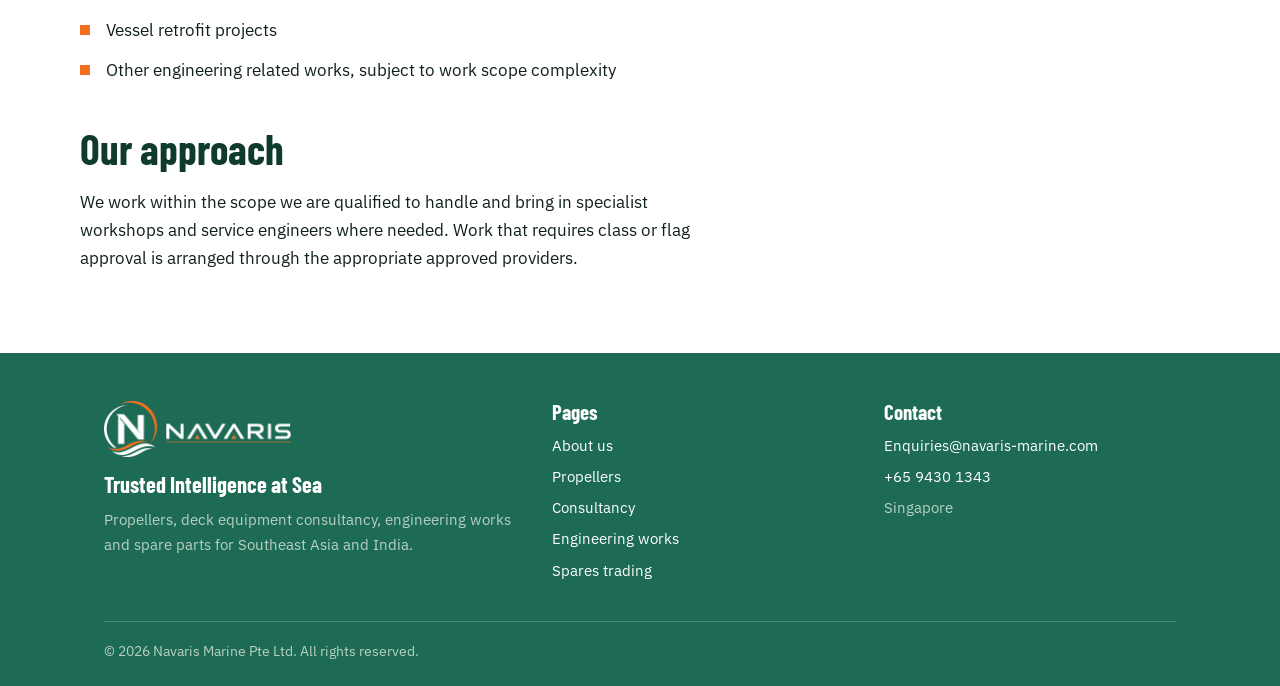
<file: engineering.html>
<!DOCTYPE html><html lang="en"><head><meta charset="utf-8"><meta name="viewport" content="width=device-width,initial-scale=1">
<title>Engineering works | Navaris Marine Pte Ltd</title><meta name="description" content="Electrical solutions (full electric propulsion, hybrid systems, BMS), vessel engineering works and retrofit projects for vessels in Southeast Asia and India."><link rel="icon" type="image/png" href="favicon.png">
<link rel="preconnect" href="https://fonts.googleapis.com"><link rel="preconnect" href="https://fonts.gstatic.com" crossorigin>
<link href="https://fonts.googleapis.com/css2?family=Barlow+Condensed:wght@600;700&family=IBM+Plex+Sans:wght@400;500&display=swap" rel="stylesheet">
<link rel="stylesheet" href="style.css"></head><body>
<header class="site"><div class="wrap bar"><a class="brand" href="index.html" aria-label="Navaris Marine home"><img src="logo-horizontal.png" alt="Navaris Marine" width="193" height="58"></a>
<button class="burger" aria-expanded="false" aria-label="Menu">Menu</button><nav class="main" aria-label="Main"><a href="index.html">Home</a><a href="about.html">About us</a><a href="propellers.html">Propellers</a><a href="consultancy.html">Consultancy</a><a href="engineering.html" class="on" aria-current="page">Engineering works</a><a href="spares.html">Spares trading</a><a class="cta" href="contact.html">Contact us</a></nav></div></header>
<div class="phero"><div class="wrap"><h1>Engineering works</h1><p>Engineering work relating to various electrical solutions (full electric propulsion, hybrid systems, BMS, etc), various vessel related engineering works and vessel retrofit projects. Other engineering related works are also provided, subject to work scope complexity.</p></div></div><div class="wrap" style="padding-top:48px"><div class="draws"><figure><img src="eng-draw1.jpg" alt="Engineering drawing of a large cable carousel with drum and access platforms" loading="lazy"><figcaption>Carousel arrangement review</figcaption></figure><figure><img src="eng-draw2.jpg" alt="Engineering drawing of a carousel with sheaves and cable guide" loading="lazy"><figcaption>Sheave and cable guide layout</figcaption></figure></div></div><div class="wrap cols"><div><h2>Electrical solutions</h2><ul class="tick"><li>Full electric propulsion systems</li><li>Hybrid systems</li><li>Battery management systems (BMS) and vessel battery systems</li><li>Onshore charging and related electrical integration</li></ul><h2>Scope</h2><ul class="tick"><li>Minor repair and overhaul coordination for deck and auxiliary equipment</li><li>Installation and replacement support</li><li>Fabrication and modification coordination</li><li>Fault finding attendance</li><li>Scope preparation ahead of dry-dock or yard periods</li><li>Supervision of vendors and workshops on your behalf</li><li>Vessel retrofit projects</li><li>Other engineering related works, subject to work scope complexity</li></ul><h2>Our approach</h2><p>We work within the scope we are qualified to handle and bring in specialist workshops and service engineers where needed. Work that requires class or flag approval is arranged through the appropriate approved providers.</p></div><aside class="box"><h3>Discuss your job</h3><p>Tell us what needs doing and where. We will confirm what we can handle and how.</p><a class="btn" href="contact.html">Contact us</a></aside></div>
<footer><div class="wrap"><div class="fg"><div><img class="flogo" src="logo-horizontal-white.png" alt="Navaris Marine" width="160" height="48"><p class="ftag">Trusted Intelligence at Sea</p><p>Propellers, deck equipment consultancy, engineering works and spare parts for Southeast Asia and India.</p></div>
<div><h3>Pages</h3><p><a href="about.html">About us</a></p><p><a href="propellers.html">Propellers</a></p><p><a href="consultancy.html">Consultancy</a></p><p><a href="engineering.html">Engineering works</a></p><p><a href="spares.html">Spares trading</a></p></div><div><h3>Contact</h3><p><a href="mailto:enquiries@navaris-marine.com">Enquiries@navaris-marine.com</a></p><p><a href="tel:+6594301343">+65 9430 1343</a></p><p>Singapore</p></div></div>
<div class="copy">&copy; <span id="y">2026</span> Navaris Marine Pte Ltd. All rights reserved.</div></div></footer><script src="script.js"></script></body></html>
</file>
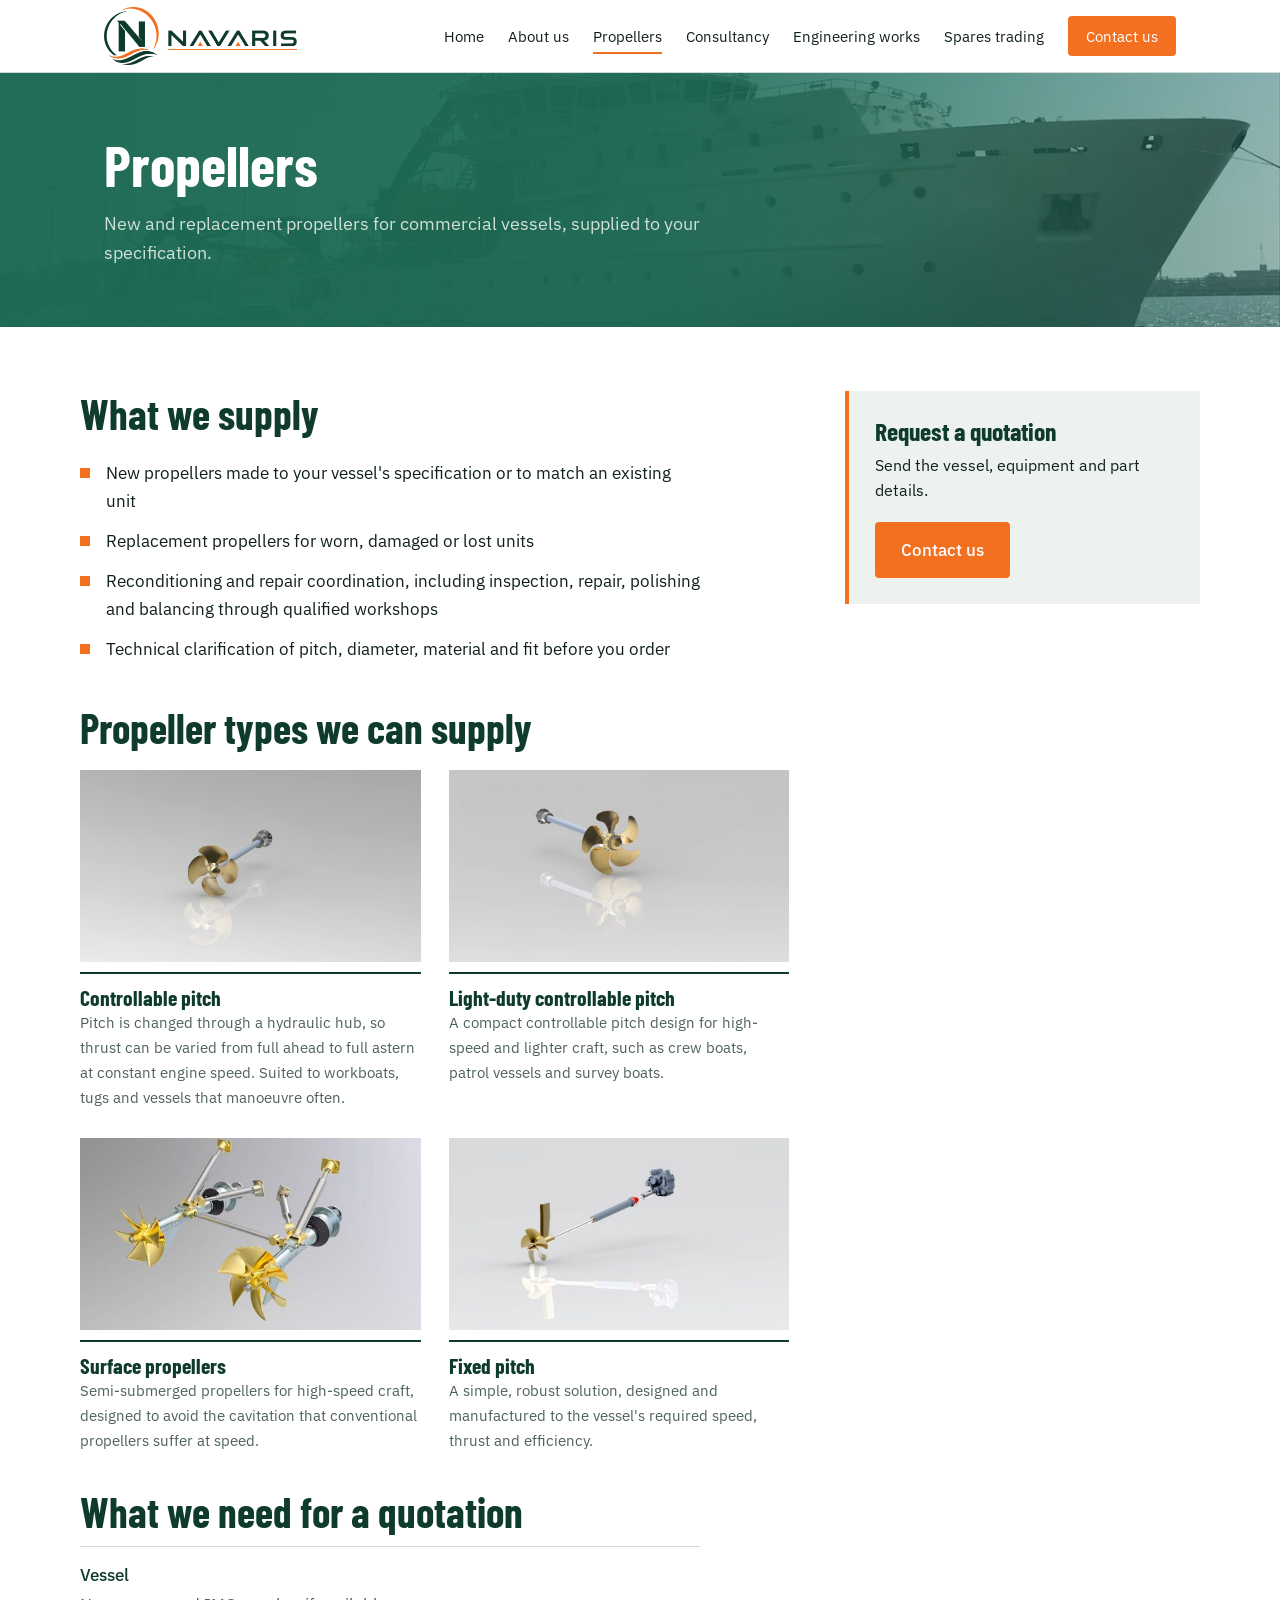
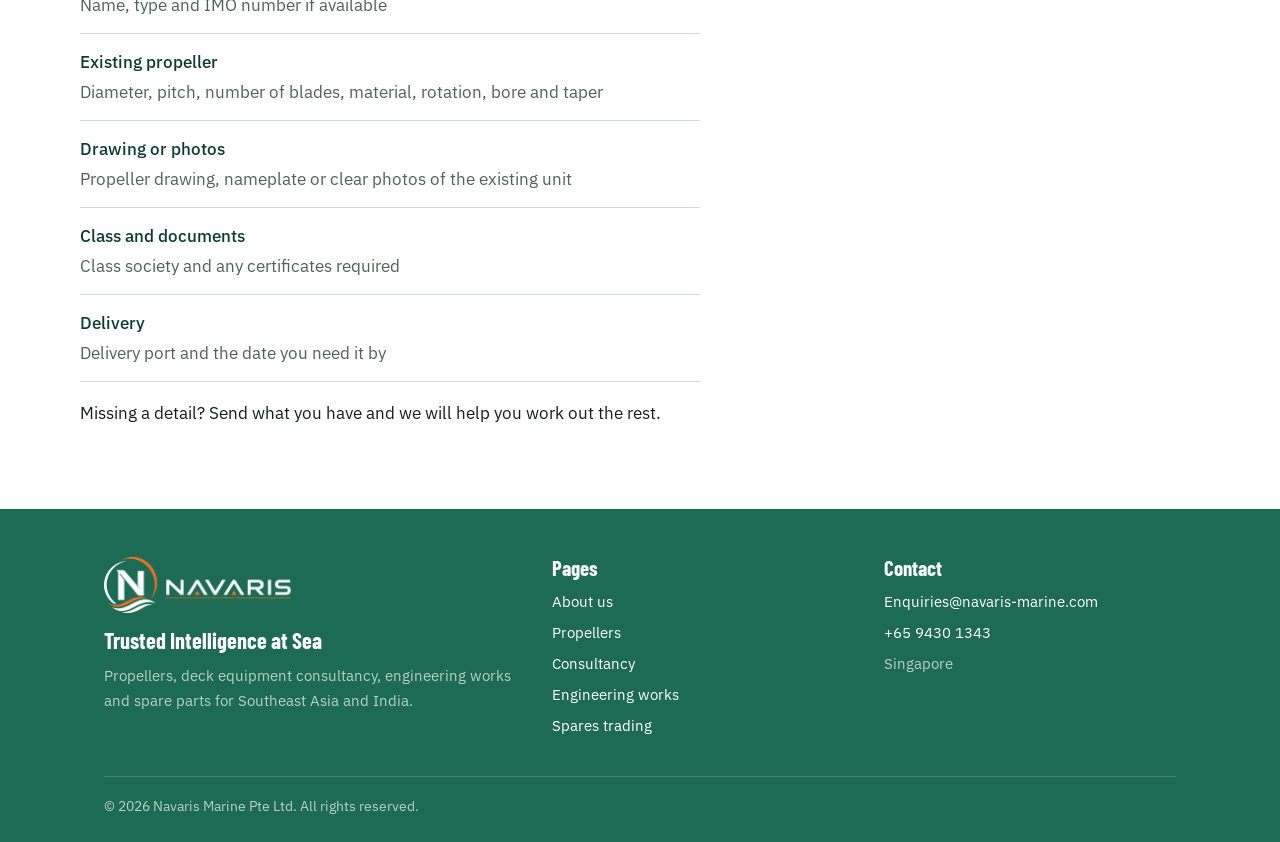
<file: propellers.html>
<!DOCTYPE html><html lang="en"><head><meta charset="utf-8"><meta name="viewport" content="width=device-width,initial-scale=1">
<title>Propellers | Navaris Marine Pte Ltd</title><meta name="description" content="Supply of new and replacement ship propellers, with technical clarification and reconditioning coordination."><link rel="icon" type="image/png" href="favicon.png">
<link rel="preconnect" href="https://fonts.googleapis.com"><link rel="preconnect" href="https://fonts.gstatic.com" crossorigin>
<link href="https://fonts.googleapis.com/css2?family=Barlow+Condensed:wght@600;700&family=IBM+Plex+Sans:wght@400;500&display=swap" rel="stylesheet">
<link rel="stylesheet" href="style.css"></head><body>
<header class="site"><div class="wrap bar"><a class="brand" href="index.html" aria-label="Navaris Marine home"><img src="logo-horizontal.png" alt="Navaris Marine" width="193" height="58"></a>
<button class="burger" aria-expanded="false" aria-label="Menu">Menu</button><nav class="main" aria-label="Main"><a href="index.html">Home</a><a href="about.html">About us</a><a href="propellers.html" class="on" aria-current="page">Propellers</a><a href="consultancy.html">Consultancy</a><a href="engineering.html">Engineering works</a><a href="spares.html">Spares trading</a><a class="cta" href="contact.html">Contact us</a></nav></div></header>
<div class="phero"><div class="wrap"><h1>Propellers</h1><p>New and replacement propellers for commercial vessels, supplied to your specification.</p></div></div><div class="wrap cols"><div><h2>What we supply</h2><ul class="tick"><li>New propellers made to your vessel's specification or to match an existing unit</li><li>Replacement propellers for worn, damaged or lost units</li><li>Reconditioning and repair coordination, including inspection, repair, polishing and balancing through qualified workshops</li><li>Technical clarification of pitch, diameter, material and fit before you order</li></ul><h2>Propeller types we can supply</h2><div class="ptypes"><figure><img src="prop-cpp.jpg" alt="Controllable pitch propeller with shaft" loading="lazy"><figcaption><b>Controllable pitch</b>Pitch is changed through a hydraulic hub, so thrust can be varied from full ahead to full astern at constant engine speed. Suited to workboats, tugs and vessels that manoeuvre often.</figcaption></figure><figure><img src="prop-cpp-light.jpg" alt="Light-duty controllable pitch propeller with shaft" loading="lazy"><figcaption><b>Light-duty controllable pitch</b>A compact controllable pitch design for high-speed and lighter craft, such as crew boats, patrol vessels and survey boats.</figcaption></figure><figure><img src="prop-surface.jpg" alt="Surface propeller drive system" loading="lazy"><figcaption><b>Surface propellers</b>Semi-submerged propellers for high-speed craft, designed to avoid the cavitation that conventional propellers suffer at speed.</figcaption></figure><figure><img src="prop-fixed.jpg" alt="Fixed pitch propeller and shaft line" loading="lazy"><figcaption><b>Fixed pitch</b>A simple, robust solution, designed and manufactured to the vessel's required speed, thrust and efficiency.</figcaption></figure></div><h2>What we need for a quotation</h2><dl class="need"><dt>Vessel</dt><dd>Name, type and IMO number if available</dd><dt>Existing propeller</dt><dd>Diameter, pitch, number of blades, material, rotation, bore and taper</dd><dt>Drawing or photos</dt><dd>Propeller drawing, nameplate or clear photos of the existing unit</dd><dt>Class and documents</dt><dd>Class society and any certificates required</dd><dt>Delivery</dt><dd>Delivery port and the date you need it by</dd></dl><p>Missing a detail? Send what you have and we will help you work out the rest.</p></div><aside class="box"><h3>Request a quotation</h3><p>Send the vessel, equipment and part details.</p><a class="btn" href="contact.html">Contact us</a></aside></div>
<footer><div class="wrap"><div class="fg"><div><img class="flogo" src="logo-horizontal-white.png" alt="Navaris Marine" width="160" height="48"><p class="ftag">Trusted Intelligence at Sea</p><p>Propellers, deck equipment consultancy, engineering works and spare parts for Southeast Asia and India.</p></div>
<div><h3>Pages</h3><p><a href="about.html">About us</a></p><p><a href="propellers.html">Propellers</a></p><p><a href="consultancy.html">Consultancy</a></p><p><a href="engineering.html">Engineering works</a></p><p><a href="spares.html">Spares trading</a></p></div><div><h3>Contact</h3><p><a href="mailto:enquiries@navaris-marine.com">Enquiries@navaris-marine.com</a></p><p><a href="tel:+6594301343">+65 9430 1343</a></p><p>Singapore</p></div></div>
<div class="copy">&copy; <span id="y">2026</span> Navaris Marine Pte Ltd. All rights reserved.</div></div></footer><script src="script.js"></script></body></html>
</file>
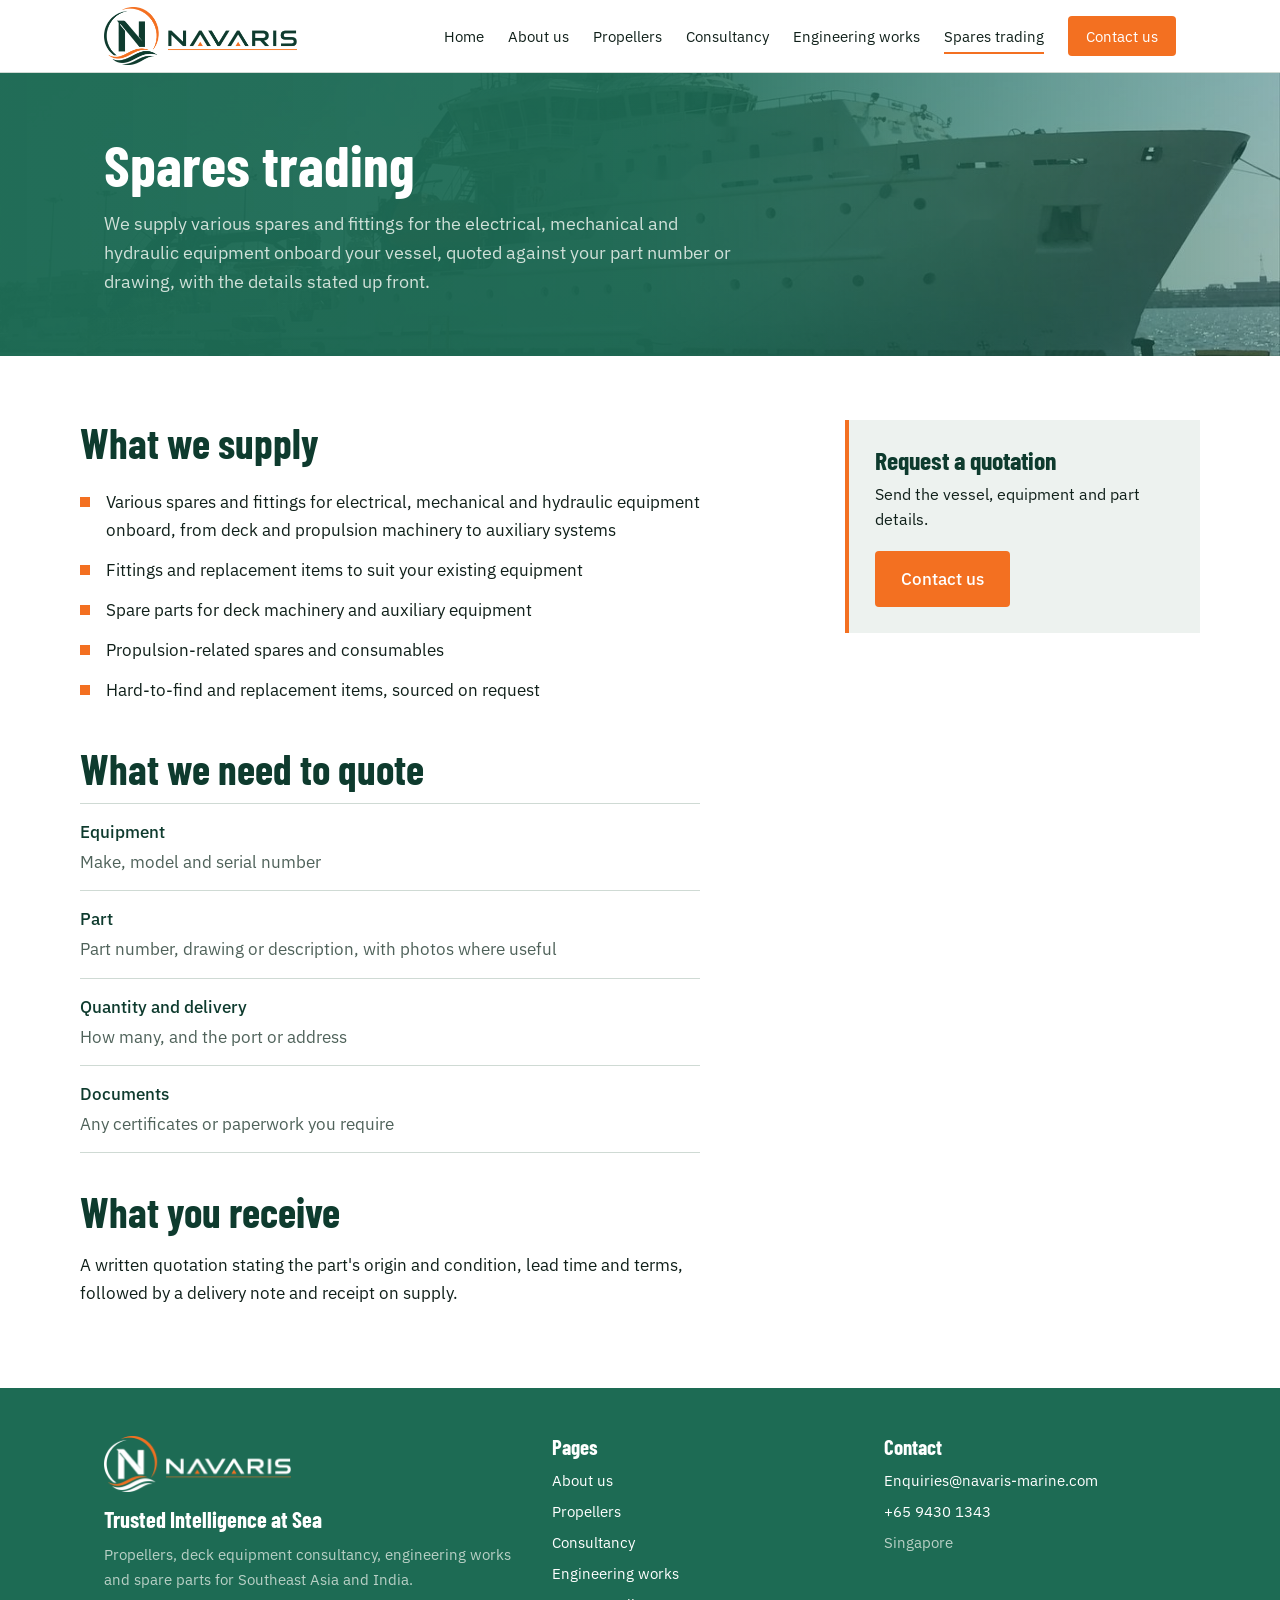
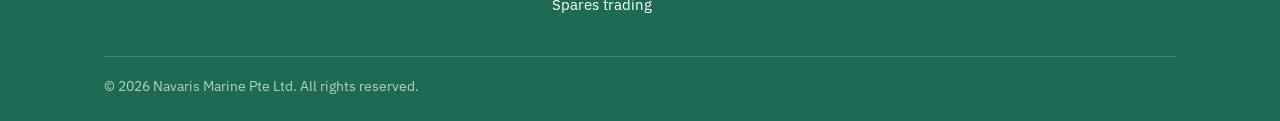
<file: spares.html>
<!DOCTYPE html><html lang="en"><head><meta charset="utf-8"><meta name="viewport" content="width=device-width,initial-scale=1">
<title>Spares trading | Navaris Marine Pte Ltd</title><meta name="description" content="Marine spares and fittings for equipment onboard, quoted against part numbers and drawings, with origin, lead time and documents stated clearly."><link rel="icon" type="image/png" href="favicon.png">
<link rel="preconnect" href="https://fonts.googleapis.com"><link rel="preconnect" href="https://fonts.gstatic.com" crossorigin>
<link href="https://fonts.googleapis.com/css2?family=Barlow+Condensed:wght@600;700&family=IBM+Plex+Sans:wght@400;500&display=swap" rel="stylesheet">
<link rel="stylesheet" href="style.css"></head><body>
<header class="site"><div class="wrap bar"><a class="brand" href="index.html" aria-label="Navaris Marine home"><img src="logo-horizontal.png" alt="Navaris Marine" width="193" height="58"></a>
<button class="burger" aria-expanded="false" aria-label="Menu">Menu</button><nav class="main" aria-label="Main"><a href="index.html">Home</a><a href="about.html">About us</a><a href="propellers.html">Propellers</a><a href="consultancy.html">Consultancy</a><a href="engineering.html">Engineering works</a><a href="spares.html" class="on" aria-current="page">Spares trading</a><a class="cta" href="contact.html">Contact us</a></nav></div></header>
<div class="phero"><div class="wrap"><h1>Spares trading</h1><p>We supply various spares and fittings for the electrical, mechanical and hydraulic equipment onboard your vessel, quoted against your part number or drawing, with the details stated up front.</p></div></div><div class="wrap cols"><div><h2>What we supply</h2><ul class="tick"><li>Various spares and fittings for electrical, mechanical and hydraulic equipment onboard, from deck and propulsion machinery to auxiliary systems</li><li>Fittings and replacement items to suit your existing equipment</li><li>Spare parts for deck machinery and auxiliary equipment</li><li>Propulsion-related spares and consumables</li><li>Hard-to-find and replacement items, sourced on request</li></ul><h2>What we need to quote</h2><dl class="need"><dt>Equipment</dt><dd>Make, model and serial number</dd><dt>Part</dt><dd>Part number, drawing or description, with photos where useful</dd><dt>Quantity and delivery</dt><dd>How many, and the port or address</dd><dt>Documents</dt><dd>Any certificates or paperwork you require</dd></dl><h2>What you receive</h2><p>A written quotation stating the part's origin and condition, lead time and terms, followed by a delivery note and receipt on supply.</p></div><aside class="box"><h3>Request a quotation</h3><p>Send the vessel, equipment and part details.</p><a class="btn" href="contact.html">Contact us</a></aside></div>
<footer><div class="wrap"><div class="fg"><div><img class="flogo" src="logo-horizontal-white.png" alt="Navaris Marine" width="160" height="48"><p class="ftag">Trusted Intelligence at Sea</p><p>Propellers, deck equipment consultancy, engineering works and spare parts for Southeast Asia and India.</p></div>
<div><h3>Pages</h3><p><a href="about.html">About us</a></p><p><a href="propellers.html">Propellers</a></p><p><a href="consultancy.html">Consultancy</a></p><p><a href="engineering.html">Engineering works</a></p><p><a href="spares.html">Spares trading</a></p></div><div><h3>Contact</h3><p><a href="mailto:enquiries@navaris-marine.com">Enquiries@navaris-marine.com</a></p><p><a href="tel:+6594301343">+65 9430 1343</a></p><p>Singapore</p></div></div>
<div class="copy">&copy; <span id="y">2026</span> Navaris Marine Pte Ltd. All rights reserved.</div></div></footer><script src="script.js"></script></body></html>
</file>
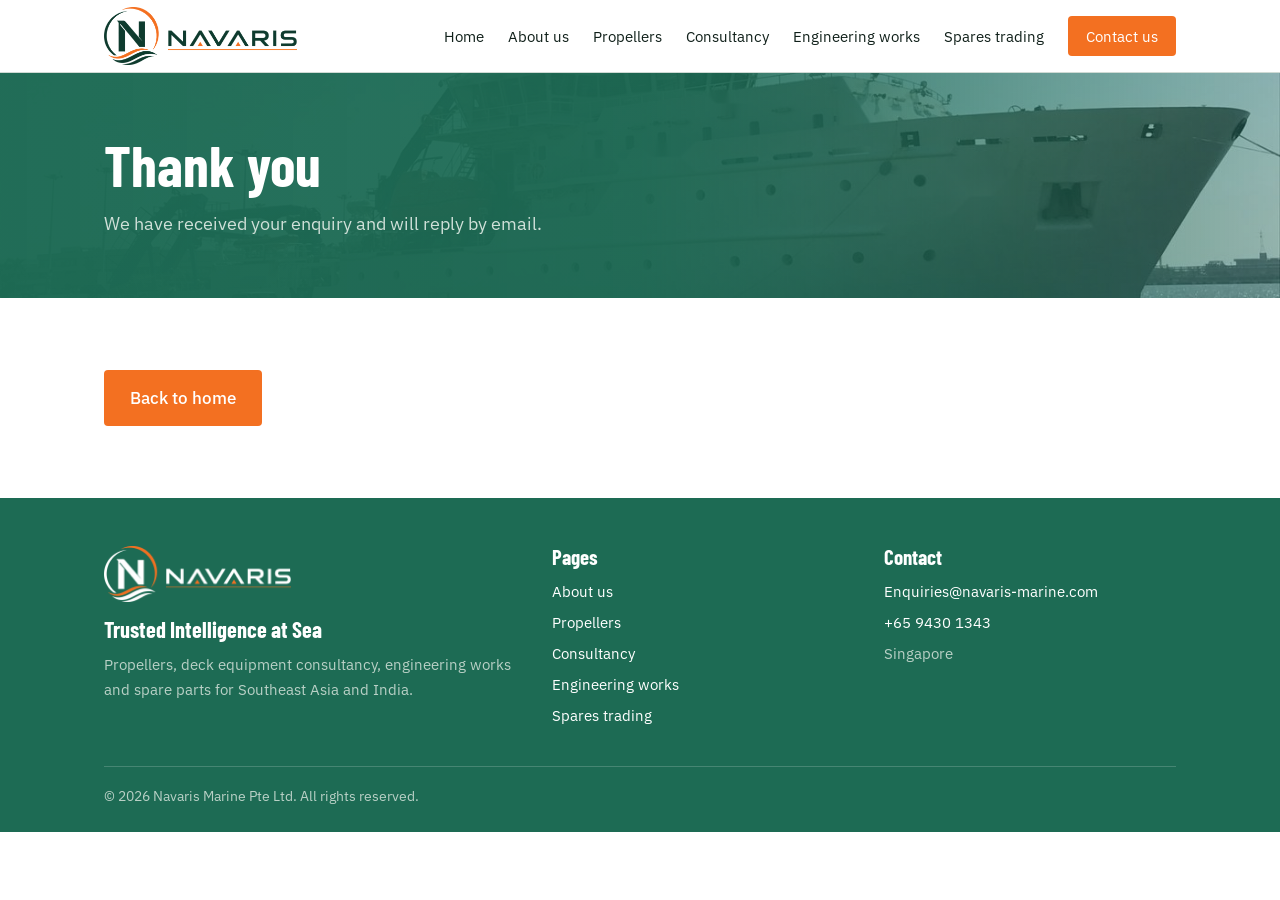
<file: thanks.html>
<!DOCTYPE html><html lang="en"><head><meta charset="utf-8"><meta name="robots" content="noindex"><meta name="viewport" content="width=device-width,initial-scale=1">
<title>Thank you | Navaris Marine Pte Ltd</title><meta name="description" content="Enquiry received."><link rel="icon" type="image/png" href="favicon.png">
<link rel="preconnect" href="https://fonts.googleapis.com"><link rel="preconnect" href="https://fonts.gstatic.com" crossorigin>
<link href="https://fonts.googleapis.com/css2?family=Barlow+Condensed:wght@600;700&family=IBM+Plex+Sans:wght@400;500&display=swap" rel="stylesheet">
<link rel="stylesheet" href="style.css"></head><body>
<header class="site"><div class="wrap bar"><a class="brand" href="index.html" aria-label="Navaris Marine home"><img src="logo-horizontal.png" alt="Navaris Marine" width="193" height="58"></a>
<button class="burger" aria-expanded="false" aria-label="Menu">Menu</button><nav class="main" aria-label="Main"><a href="index.html">Home</a><a href="about.html">About us</a><a href="propellers.html">Propellers</a><a href="consultancy.html">Consultancy</a><a href="engineering.html">Engineering works</a><a href="spares.html">Spares trading</a><a class="cta" href="contact.html">Contact us</a></nav></div></header>
<div class="phero"><div class="wrap"><h1>Thank you</h1><p>We have received your enquiry and will reply by email.</p></div></div><section><div class="wrap"><a class="btn" href="index.html">Back to home</a></div></section>
<footer><div class="wrap"><div class="fg"><div><img class="flogo" src="logo-horizontal-white.png" alt="Navaris Marine" width="160" height="48"><p class="ftag">Trusted Intelligence at Sea</p><p>Propellers, deck equipment consultancy, engineering works and spare parts for Southeast Asia and India.</p></div>
<div><h3>Pages</h3><p><a href="about.html">About us</a></p><p><a href="propellers.html">Propellers</a></p><p><a href="consultancy.html">Consultancy</a></p><p><a href="engineering.html">Engineering works</a></p><p><a href="spares.html">Spares trading</a></p></div><div><h3>Contact</h3><p><a href="mailto:enquiries@navaris-marine.com">Enquiries@navaris-marine.com</a></p><p><a href="tel:+6594301343">+65 9430 1343</a></p><p>Singapore</p></div></div>
<div class="copy">&copy; <span id="y">2026</span> Navaris Marine Pte Ltd. All rights reserved.</div></div></footer><script src="script.js"></script></body></html>
</file>
<file: style.css>
:root{--green:#0E3B2E;--band:#1D6B54;--orange:#F37021;--ink:#10201A;--mist:#EDF2EF;--line:#cfdad4;--muted:#4f625a}
*{box-sizing:border-box}html{scroll-behavior:smooth}
body{margin:0;font:17px/1.65 "IBM Plex Sans",system-ui,sans-serif;color:var(--ink);background:#fff}
h1,h2,h3{font-family:"Barlow Condensed","Arial Narrow",sans-serif;line-height:1.08;margin:0;color:var(--green)}
a{color:var(--green)}:focus-visible{outline:3px solid var(--orange);outline-offset:3px}
.wrap{max-width:1120px;margin:0 auto;padding:0 24px}
.site{background:#fff;border-bottom:1px solid var(--line);position:sticky;top:0;z-index:5}
.bar{display:flex;align-items:center;justify-content:space-between;height:72px}
.brand{font:700 1.75rem "Barlow Condensed",sans-serif;color:var(--green);text-decoration:none}.brand i{color:var(--orange);font-style:normal}
.main a{margin-left:24px;text-decoration:none;font-size:.95rem;padding:6px 0;border-bottom:2px solid transparent;color:var(--ink)}
.main a:hover,.main a.on{border-color:var(--orange)}
.main a.cta{background:var(--orange);color:#fff;padding:10px 18px;border-radius:4px;border:0}.main a.cta:hover{background:#d85f14}
.burger{display:none;background:none;border:1px solid var(--green);color:var(--green);padding:8px 14px;border-radius:4px;font:inherit}
.hero{background:linear-gradient(90deg,rgba(29,107,84,.97) 0%,rgba(29,107,84,.92) 45%,rgba(29,107,84,.4) 85%,rgba(29,107,84,.2) 100%),url(vessel-bg.jpg) center 35%/cover var(--band);color:#fff;overflow:hidden}
.hero .wrap{display:grid;grid-template-columns:1.2fr .8fr;gap:32px;align-items:center;padding-top:72px;padding-bottom:88px}
.hero h1{color:#fff;font-size:clamp(2.8rem,6.6vw,5rem);max-width:13ch}
.hero p{color:#cfe0d8;font-size:1.15rem;max-width:46ch;margin:22px 0 30px}
.sonar{width:100%;max-width:430px;justify-self:center}.sonar .bl{transform-origin:100px 100px;animation:sp 50s linear infinite}
@keyframes sp{to{transform:rotate(360deg)}}@media(prefers-reduced-motion:reduce){.sonar .bl{animation:none}}
.btn{display:inline-block;background:var(--orange);color:#fff;padding:14px 26px;border-radius:4px;text-decoration:none;font-weight:500;border:0;font:inherit;font-weight:500;cursor:pointer}.btn:hover{background:#d85f14}
.btn.alt{background:transparent;border:1px solid #fff;margin-left:12px}.btn.alt:hover{background:rgba(255,255,255,.12)}
.phero{background:linear-gradient(90deg,rgba(29,107,84,.97) 0%,rgba(29,107,84,.92) 50%,rgba(29,107,84,.4) 100%),url(vessel-bg.jpg) center 40%/cover var(--band);color:#fff;padding:60px 0}.phero h1{color:#fff;font-size:clamp(2.4rem,5vw,3.6rem)}
.phero p{color:#cfe0d8;max-width:58ch;margin:14px 0 0;font-size:1.1rem}
section{padding:72px 0}.band{background:var(--mist)}
h2{font-size:clamp(1.9rem,3.6vw,2.6rem);margin-bottom:12px}.lead{max-width:60ch;color:var(--muted);margin:0 0 36px}
.rows{border-top:2px solid var(--green)}
.row{display:grid;grid-template-columns:1fr 1.5fr auto;gap:28px;padding:26px 0;border-bottom:1px solid var(--line);align-items:center}
.row h3{font-size:1.7rem}.row p{margin:0}.row a.go{font-weight:500;white-space:nowrap}
.steps{display:grid;grid-template-columns:repeat(3,1fr);gap:40px}.steps h3{font-size:1.5rem;margin-bottom:6px}.steps b{font:700 2.6rem "Barlow Condensed";color:var(--orange);display:block;line-height:1}
.why{display:grid;grid-template-columns:repeat(3,1fr);gap:40px}.why div{border-left:3px solid var(--orange);padding-left:20px}.why h3{font-size:1.5rem;margin-bottom:6px}
.cols{display:grid;grid-template-columns:2fr 1fr;gap:56px;padding:64px 0}
.cols h2{margin-top:36px}.cols h2:first-child{margin-top:0}.cols p{max-width:62ch}
ul.tick{padding:0;list-style:none;max-width:62ch}ul.tick li{padding:6px 0 6px 26px;position:relative}
ul.tick li:before{content:"";position:absolute;left:0;top:15px;width:10px;height:10px;background:var(--orange)}
dl.need{max-width:62ch;border-top:1px solid var(--line);margin:0}dl.need dt{font-weight:500;color:var(--green);padding-top:14px}
dl.need dd{margin:2px 0 0;padding-bottom:14px;border-bottom:1px solid var(--line);color:var(--muted)}
.box{background:var(--mist);border-left:4px solid var(--orange);padding:26px;position:sticky;top:96px;align-self:start}
.box h3{font-size:1.6rem;margin-bottom:8px}.box p{margin:0 0 18px;font-size:.97rem}
form{display:grid;gap:18px;max-width:640px}label{font-weight:500;display:block;margin-bottom:4px;color:var(--green)}
input,textarea{width:100%;font:inherit;padding:12px;border:1px solid #8ea39a;border-radius:4px;background:#fff;color:var(--ink)}textarea{min-height:160px;resize:vertical}
.two{display:grid;grid-template-columns:1fr 1fr;gap:18px}.hp{position:absolute;left:-9999px}
.det dt{font-weight:500;color:var(--muted);font-size:.9rem;margin-top:16px}.det dd{margin:2px 0 0;font-size:1.1rem}
footer{background:var(--band);color:#b9d0c6;padding:48px 0 24px;font-size:.95rem}footer a{color:#fff;text-decoration:none}footer a:hover{color:var(--orange)}
.fg{display:grid;grid-template-columns:1.4fr 1fr 1fr;gap:40px}footer h3{color:#fff;font-size:1.3rem;margin-bottom:10px}
footer p{margin:0 0 6px}.copy{border-top:1px solid rgba(255,255,255,.18);margin-top:32px;padding-top:18px;font-size:.85rem}
@media(max-width:820px){.burger{display:block}.main{display:none;position:absolute;left:0;right:0;top:72px;background:#fff;padding:12px 24px 20px;border-bottom:1px solid var(--line)}
.main.open{display:block}.main a{display:block;margin:0;padding:12px 0}.main a.cta{display:inline-block;margin-top:8px}
.hero .wrap,.cols,.row,.steps,.why,.fg,.two{grid-template-columns:1fr}.sonar{max-width:230px;justify-self:start}.box{position:static}.btn.alt{margin:12px 0 0}}

.dark{background:var(--band);color:#fff}.dark h2{color:#fff}.dark .lead{color:#cfe0d8}
.fleet{display:grid;grid-template-columns:repeat(5,1fr);gap:28px}.fleet figure{margin:0}.fleet svg{width:100%;height:auto;color:#cfe0d8}
.fleet figcaption{border-top:1px solid rgba(255,255,255,.25);padding-top:10px;margin-top:8px;font-size:.92rem;color:#cfe0d8}
.fleet b{display:block;color:#fff;font:700 1.4rem "Barlow Condensed",sans-serif}
.gear{display:grid;grid-template-columns:repeat(4,1fr);gap:28px;margin-top:52px}.gear div{display:flex;gap:14px;align-items:center}.gear svg{width:46px;height:46px;color:var(--orange);flex:none}
@media(max-width:820px){.fleet,.gear{grid-template-columns:repeat(2,1fr)}}

.ptypes{display:grid;grid-template-columns:1fr 1fr;gap:28px;margin:20px 0 8px}.ptypes figure{margin:0}
.ptypes img{width:100%;height:auto;display:block;background:#e6e6e6}
.ptypes figcaption{border-top:2px solid var(--green);margin-top:10px;padding-top:10px;font-size:.95rem;color:var(--muted)}
.ptypes b{display:block;font:700 1.35rem "Barlow Condensed",sans-serif;color:var(--green)}
@media(max-width:820px){.ptypes{grid-template-columns:1fr}}

.ptypes img{aspect-ratio:16/9;object-fit:cover;object-position:center}

.shots{display:grid;grid-template-columns:1fr 1fr;gap:24px;margin:20px 0 8px}.shots figure{margin:0}
.shots img{width:100%;height:auto;aspect-ratio:4/3;object-fit:cover;display:block;background:#e6e6e6}
.shots figcaption{border-top:2px solid var(--green);margin-top:10px;padding-top:10px;font-size:.95rem;color:var(--muted)}
.shots b{display:block;font:700 1.35rem "Barlow Condensed",sans-serif;color:var(--green)}
@media(max-width:820px){.shots{grid-template-columns:1fr}}

.brand img{display:block;height:58px;width:auto}
.flogo{display:block;height:48px;width:auto;margin-bottom:14px}

.draws{display:grid;grid-template-columns:1fr 1fr;gap:16px;margin:0 0 40px;max-width:760px}.draws img{display:block;width:100%;aspect-ratio:4/5;object-fit:contain;background:#fff;border:1px solid var(--line)}.draws figcaption{border-top:2px solid var(--green);margin-top:10px;padding-top:10px;font-size:.95rem;color:var(--muted)}.draws figure{margin:0}@media(max-width:700px){.draws{grid-template-columns:1fr}}

.flogo{height:56px}.ftag{font:700 1.4rem "Barlow Condensed",sans-serif;color:#fff;margin:0 0 10px}

.why.four{grid-template-columns:repeat(4,1fr);gap:28px}.why.four h3{font-size:1.4rem}.dark .why h3{color:#fff}.dark .why p{color:#cfe0d8}
.flow{display:grid;grid-template-columns:repeat(5,1fr);gap:0;border-top:3px solid var(--orange)}.flow div{padding:18px 18px 0 0}.flow b{font:700 1.6rem "Barlow Condensed",sans-serif;color:var(--green);display:block}.flow p{margin:4px 0 0;font-size:.95rem;color:var(--muted)}
@media(max-width:900px){.why.four{grid-template-columns:1fr 1fr}.flow{grid-template-columns:1fr 1fr}}@media(max-width:600px){.why.four,.flow{grid-template-columns:1fr}}

section .cols{padding:0 24px}section .cols.eq{grid-template-columns:1fr 1fr}.cols h2:first-child{margin-top:0}@media(max-width:900px){section .cols.eq{grid-template-columns:1fr}}
</file>
